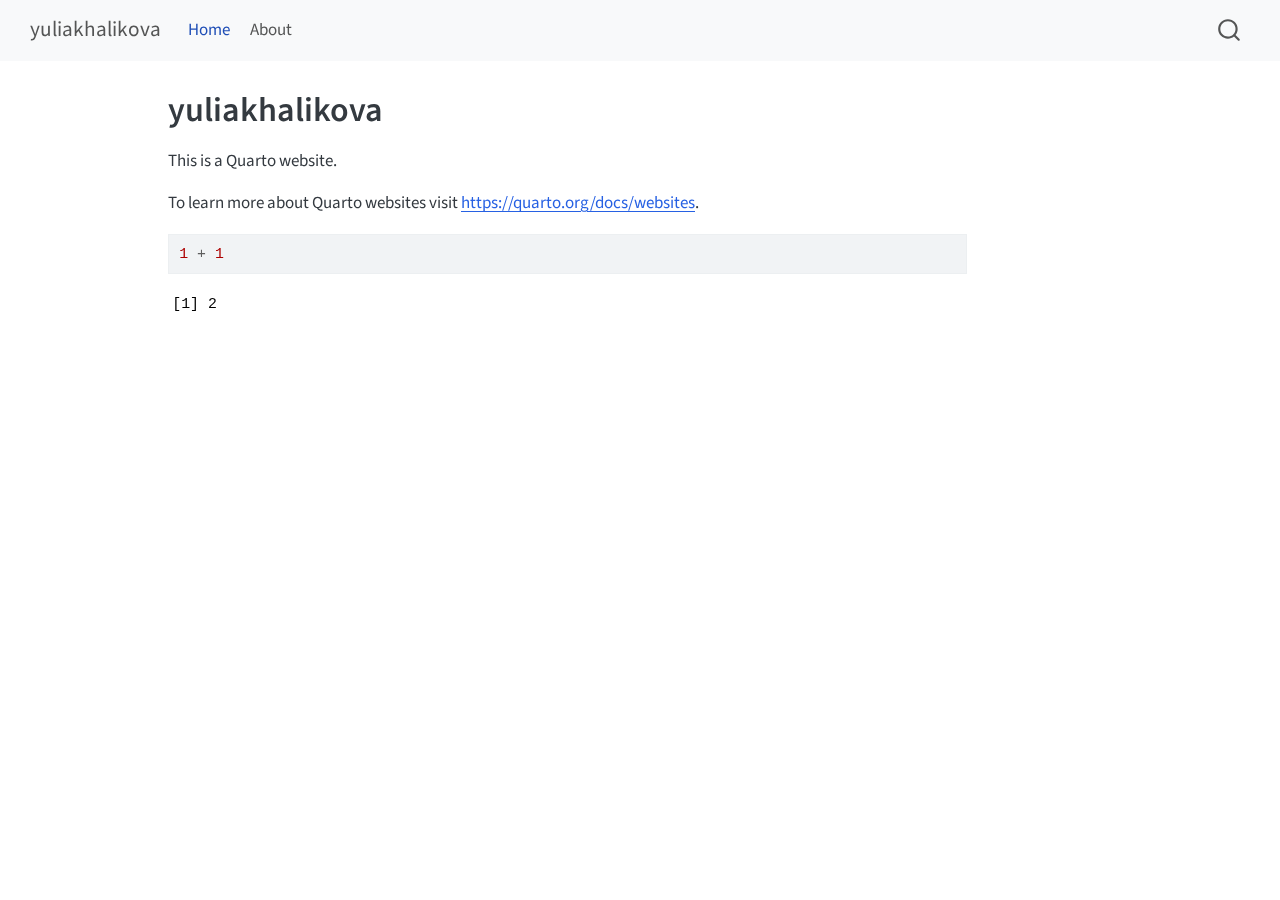
<file: _site/index.html>
<!DOCTYPE html>
<html xmlns="http://www.w3.org/1999/xhtml" lang="en" xml:lang="en"><head>

<meta charset="utf-8">
<meta name="generator" content="quarto-1.6.42">

<meta name="viewport" content="width=device-width, initial-scale=1.0, user-scalable=yes">


<title>yuliakhalikova</title>
<style>
code{white-space: pre-wrap;}
span.smallcaps{font-variant: small-caps;}
div.columns{display: flex; gap: min(4vw, 1.5em);}
div.column{flex: auto; overflow-x: auto;}
div.hanging-indent{margin-left: 1.5em; text-indent: -1.5em;}
ul.task-list{list-style: none;}
ul.task-list li input[type="checkbox"] {
  width: 0.8em;
  margin: 0 0.8em 0.2em -1em; /* quarto-specific, see https://github.com/quarto-dev/quarto-cli/issues/4556 */ 
  vertical-align: middle;
}
/* CSS for syntax highlighting */
pre > code.sourceCode { white-space: pre; position: relative; }
pre > code.sourceCode > span { line-height: 1.25; }
pre > code.sourceCode > span:empty { height: 1.2em; }
.sourceCode { overflow: visible; }
code.sourceCode > span { color: inherit; text-decoration: inherit; }
div.sourceCode { margin: 1em 0; }
pre.sourceCode { margin: 0; }
@media screen {
div.sourceCode { overflow: auto; }
}
@media print {
pre > code.sourceCode { white-space: pre-wrap; }
pre > code.sourceCode > span { display: inline-block; text-indent: -5em; padding-left: 5em; }
}
pre.numberSource code
  { counter-reset: source-line 0; }
pre.numberSource code > span
  { position: relative; left: -4em; counter-increment: source-line; }
pre.numberSource code > span > a:first-child::before
  { content: counter(source-line);
    position: relative; left: -1em; text-align: right; vertical-align: baseline;
    border: none; display: inline-block;
    -webkit-touch-callout: none; -webkit-user-select: none;
    -khtml-user-select: none; -moz-user-select: none;
    -ms-user-select: none; user-select: none;
    padding: 0 4px; width: 4em;
  }
pre.numberSource { margin-left: 3em;  padding-left: 4px; }
div.sourceCode
  {   }
@media screen {
pre > code.sourceCode > span > a:first-child::before { text-decoration: underline; }
}
</style>


<script src="site_libs/quarto-nav/quarto-nav.js"></script>
<script src="site_libs/quarto-nav/headroom.min.js"></script>
<script src="site_libs/clipboard/clipboard.min.js"></script>
<script src="site_libs/quarto-search/autocomplete.umd.js"></script>
<script src="site_libs/quarto-search/fuse.min.js"></script>
<script src="site_libs/quarto-search/quarto-search.js"></script>
<meta name="quarto:offset" content="./">
<script src="site_libs/quarto-html/quarto.js"></script>
<script src="site_libs/quarto-html/popper.min.js"></script>
<script src="site_libs/quarto-html/tippy.umd.min.js"></script>
<script src="site_libs/quarto-html/anchor.min.js"></script>
<link href="site_libs/quarto-html/tippy.css" rel="stylesheet">
<link href="site_libs/quarto-html/quarto-syntax-highlighting-2f5df379a58b258e96c21c0638c20c03.css" rel="stylesheet" id="quarto-text-highlighting-styles">
<script src="site_libs/bootstrap/bootstrap.min.js"></script>
<link href="site_libs/bootstrap/bootstrap-icons.css" rel="stylesheet">
<link href="site_libs/bootstrap/bootstrap-6bd9cfa162949bde0a231f530c97869d.min.css" rel="stylesheet" append-hash="true" id="quarto-bootstrap" data-mode="light">
<script id="quarto-search-options" type="application/json">{
  "location": "navbar",
  "copy-button": false,
  "collapse-after": 3,
  "panel-placement": "end",
  "type": "overlay",
  "limit": 50,
  "keyboard-shortcut": [
    "f",
    "/",
    "s"
  ],
  "show-item-context": false,
  "language": {
    "search-no-results-text": "No results",
    "search-matching-documents-text": "matching documents",
    "search-copy-link-title": "Copy link to search",
    "search-hide-matches-text": "Hide additional matches",
    "search-more-match-text": "more match in this document",
    "search-more-matches-text": "more matches in this document",
    "search-clear-button-title": "Clear",
    "search-text-placeholder": "",
    "search-detached-cancel-button-title": "Cancel",
    "search-submit-button-title": "Submit",
    "search-label": "Search"
  }
}</script>


<link rel="stylesheet" href="styles.css">
</head>

<body class="nav-fixed">

<div id="quarto-search-results"></div>
  <header id="quarto-header" class="headroom fixed-top">
    <nav class="navbar navbar-expand-lg " data-bs-theme="dark">
      <div class="navbar-container container-fluid">
      <div class="navbar-brand-container mx-auto">
    <a class="navbar-brand" href="./index.html">
    <span class="navbar-title">yuliakhalikova</span>
    </a>
  </div>
            <div id="quarto-search" class="" title="Search"></div>
          <button class="navbar-toggler" type="button" data-bs-toggle="collapse" data-bs-target="#navbarCollapse" aria-controls="navbarCollapse" role="menu" aria-expanded="false" aria-label="Toggle navigation" onclick="if (window.quartoToggleHeadroom) { window.quartoToggleHeadroom(); }">
  <span class="navbar-toggler-icon"></span>
</button>
          <div class="collapse navbar-collapse" id="navbarCollapse">
            <ul class="navbar-nav navbar-nav-scroll me-auto">
  <li class="nav-item">
    <a class="nav-link active" href="./index.html" aria-current="page"> 
<span class="menu-text">Home</span></a>
  </li>  
  <li class="nav-item">
    <a class="nav-link" href="./about.html"> 
<span class="menu-text">About</span></a>
  </li>  
</ul>
          </div> <!-- /navcollapse -->
            <div class="quarto-navbar-tools">
</div>
      </div> <!-- /container-fluid -->
    </nav>
</header>
<!-- content -->
<div id="quarto-content" class="quarto-container page-columns page-rows-contents page-layout-article page-navbar">
<!-- sidebar -->
<!-- margin-sidebar -->
    <div id="quarto-margin-sidebar" class="sidebar margin-sidebar zindex-bottom">
        
    </div>
<!-- main -->
<main class="content" id="quarto-document-content">

<header id="title-block-header" class="quarto-title-block default">
<div class="quarto-title">
<h1 class="title">yuliakhalikova</h1>
</div>



<div class="quarto-title-meta">

    
  
    
  </div>
  


</header>


<p>This is a Quarto website.</p>
<p>To learn more about Quarto websites visit <a href="https://quarto.org/docs/websites" class="uri">https://quarto.org/docs/websites</a>.</p>
<div class="cell">
<div class="sourceCode cell-code" id="cb1"><pre class="sourceCode r code-with-copy"><code class="sourceCode r"><span id="cb1-1"><a href="#cb1-1" aria-hidden="true" tabindex="-1"></a><span class="dv">1</span> <span class="sc">+</span> <span class="dv">1</span></span></code><button title="Copy to Clipboard" class="code-copy-button"><i class="bi"></i></button></pre></div>
<div class="cell-output cell-output-stdout">
<pre><code>[1] 2</code></pre>
</div>
</div>



</main> <!-- /main -->
<script id="quarto-html-after-body" type="application/javascript">
window.document.addEventListener("DOMContentLoaded", function (event) {
  const toggleBodyColorMode = (bsSheetEl) => {
    const mode = bsSheetEl.getAttribute("data-mode");
    const bodyEl = window.document.querySelector("body");
    if (mode === "dark") {
      bodyEl.classList.add("quarto-dark");
      bodyEl.classList.remove("quarto-light");
    } else {
      bodyEl.classList.add("quarto-light");
      bodyEl.classList.remove("quarto-dark");
    }
  }
  const toggleBodyColorPrimary = () => {
    const bsSheetEl = window.document.querySelector("link#quarto-bootstrap");
    if (bsSheetEl) {
      toggleBodyColorMode(bsSheetEl);
    }
  }
  toggleBodyColorPrimary();  
  const icon = "";
  const anchorJS = new window.AnchorJS();
  anchorJS.options = {
    placement: 'right',
    icon: icon
  };
  anchorJS.add('.anchored');
  const isCodeAnnotation = (el) => {
    for (const clz of el.classList) {
      if (clz.startsWith('code-annotation-')) {                     
        return true;
      }
    }
    return false;
  }
  const onCopySuccess = function(e) {
    // button target
    const button = e.trigger;
    // don't keep focus
    button.blur();
    // flash "checked"
    button.classList.add('code-copy-button-checked');
    var currentTitle = button.getAttribute("title");
    button.setAttribute("title", "Copied!");
    let tooltip;
    if (window.bootstrap) {
      button.setAttribute("data-bs-toggle", "tooltip");
      button.setAttribute("data-bs-placement", "left");
      button.setAttribute("data-bs-title", "Copied!");
      tooltip = new bootstrap.Tooltip(button, 
        { trigger: "manual", 
          customClass: "code-copy-button-tooltip",
          offset: [0, -8]});
      tooltip.show();    
    }
    setTimeout(function() {
      if (tooltip) {
        tooltip.hide();
        button.removeAttribute("data-bs-title");
        button.removeAttribute("data-bs-toggle");
        button.removeAttribute("data-bs-placement");
      }
      button.setAttribute("title", currentTitle);
      button.classList.remove('code-copy-button-checked');
    }, 1000);
    // clear code selection
    e.clearSelection();
  }
  const getTextToCopy = function(trigger) {
      const codeEl = trigger.previousElementSibling.cloneNode(true);
      for (const childEl of codeEl.children) {
        if (isCodeAnnotation(childEl)) {
          childEl.remove();
        }
      }
      return codeEl.innerText;
  }
  const clipboard = new window.ClipboardJS('.code-copy-button:not([data-in-quarto-modal])', {
    text: getTextToCopy
  });
  clipboard.on('success', onCopySuccess);
  if (window.document.getElementById('quarto-embedded-source-code-modal')) {
    const clipboardModal = new window.ClipboardJS('.code-copy-button[data-in-quarto-modal]', {
      text: getTextToCopy,
      container: window.document.getElementById('quarto-embedded-source-code-modal')
    });
    clipboardModal.on('success', onCopySuccess);
  }
    var localhostRegex = new RegExp(/^(?:http|https):\/\/localhost\:?[0-9]*\//);
    var mailtoRegex = new RegExp(/^mailto:/);
      var filterRegex = new RegExp('/' + window.location.host + '/');
    var isInternal = (href) => {
        return filterRegex.test(href) || localhostRegex.test(href) || mailtoRegex.test(href);
    }
    // Inspect non-navigation links and adorn them if external
 	var links = window.document.querySelectorAll('a[href]:not(.nav-link):not(.navbar-brand):not(.toc-action):not(.sidebar-link):not(.sidebar-item-toggle):not(.pagination-link):not(.no-external):not([aria-hidden]):not(.dropdown-item):not(.quarto-navigation-tool):not(.about-link)');
    for (var i=0; i<links.length; i++) {
      const link = links[i];
      if (!isInternal(link.href)) {
        // undo the damage that might have been done by quarto-nav.js in the case of
        // links that we want to consider external
        if (link.dataset.originalHref !== undefined) {
          link.href = link.dataset.originalHref;
        }
      }
    }
  function tippyHover(el, contentFn, onTriggerFn, onUntriggerFn) {
    const config = {
      allowHTML: true,
      maxWidth: 500,
      delay: 100,
      arrow: false,
      appendTo: function(el) {
          return el.parentElement;
      },
      interactive: true,
      interactiveBorder: 10,
      theme: 'quarto',
      placement: 'bottom-start',
    };
    if (contentFn) {
      config.content = contentFn;
    }
    if (onTriggerFn) {
      config.onTrigger = onTriggerFn;
    }
    if (onUntriggerFn) {
      config.onUntrigger = onUntriggerFn;
    }
    window.tippy(el, config); 
  }
  const noterefs = window.document.querySelectorAll('a[role="doc-noteref"]');
  for (var i=0; i<noterefs.length; i++) {
    const ref = noterefs[i];
    tippyHover(ref, function() {
      // use id or data attribute instead here
      let href = ref.getAttribute('data-footnote-href') || ref.getAttribute('href');
      try { href = new URL(href).hash; } catch {}
      const id = href.replace(/^#\/?/, "");
      const note = window.document.getElementById(id);
      if (note) {
        return note.innerHTML;
      } else {
        return "";
      }
    });
  }
  const xrefs = window.document.querySelectorAll('a.quarto-xref');
  const processXRef = (id, note) => {
    // Strip column container classes
    const stripColumnClz = (el) => {
      el.classList.remove("page-full", "page-columns");
      if (el.children) {
        for (const child of el.children) {
          stripColumnClz(child);
        }
      }
    }
    stripColumnClz(note)
    if (id === null || id.startsWith('sec-')) {
      // Special case sections, only their first couple elements
      const container = document.createElement("div");
      if (note.children && note.children.length > 2) {
        container.appendChild(note.children[0].cloneNode(true));
        for (let i = 1; i < note.children.length; i++) {
          const child = note.children[i];
          if (child.tagName === "P" && child.innerText === "") {
            continue;
          } else {
            container.appendChild(child.cloneNode(true));
            break;
          }
        }
        if (window.Quarto?.typesetMath) {
          window.Quarto.typesetMath(container);
        }
        return container.innerHTML
      } else {
        if (window.Quarto?.typesetMath) {
          window.Quarto.typesetMath(note);
        }
        return note.innerHTML;
      }
    } else {
      // Remove any anchor links if they are present
      const anchorLink = note.querySelector('a.anchorjs-link');
      if (anchorLink) {
        anchorLink.remove();
      }
      if (window.Quarto?.typesetMath) {
        window.Quarto.typesetMath(note);
      }
      if (note.classList.contains("callout")) {
        return note.outerHTML;
      } else {
        return note.innerHTML;
      }
    }
  }
  for (var i=0; i<xrefs.length; i++) {
    const xref = xrefs[i];
    tippyHover(xref, undefined, function(instance) {
      instance.disable();
      let url = xref.getAttribute('href');
      let hash = undefined; 
      if (url.startsWith('#')) {
        hash = url;
      } else {
        try { hash = new URL(url).hash; } catch {}
      }
      if (hash) {
        const id = hash.replace(/^#\/?/, "");
        const note = window.document.getElementById(id);
        if (note !== null) {
          try {
            const html = processXRef(id, note.cloneNode(true));
            instance.setContent(html);
          } finally {
            instance.enable();
            instance.show();
          }
        } else {
          // See if we can fetch this
          fetch(url.split('#')[0])
          .then(res => res.text())
          .then(html => {
            const parser = new DOMParser();
            const htmlDoc = parser.parseFromString(html, "text/html");
            const note = htmlDoc.getElementById(id);
            if (note !== null) {
              const html = processXRef(id, note);
              instance.setContent(html);
            } 
          }).finally(() => {
            instance.enable();
            instance.show();
          });
        }
      } else {
        // See if we can fetch a full url (with no hash to target)
        // This is a special case and we should probably do some content thinning / targeting
        fetch(url)
        .then(res => res.text())
        .then(html => {
          const parser = new DOMParser();
          const htmlDoc = parser.parseFromString(html, "text/html");
          const note = htmlDoc.querySelector('main.content');
          if (note !== null) {
            // This should only happen for chapter cross references
            // (since there is no id in the URL)
            // remove the first header
            if (note.children.length > 0 && note.children[0].tagName === "HEADER") {
              note.children[0].remove();
            }
            const html = processXRef(null, note);
            instance.setContent(html);
          } 
        }).finally(() => {
          instance.enable();
          instance.show();
        });
      }
    }, function(instance) {
    });
  }
      let selectedAnnoteEl;
      const selectorForAnnotation = ( cell, annotation) => {
        let cellAttr = 'data-code-cell="' + cell + '"';
        let lineAttr = 'data-code-annotation="' +  annotation + '"';
        const selector = 'span[' + cellAttr + '][' + lineAttr + ']';
        return selector;
      }
      const selectCodeLines = (annoteEl) => {
        const doc = window.document;
        const targetCell = annoteEl.getAttribute("data-target-cell");
        const targetAnnotation = annoteEl.getAttribute("data-target-annotation");
        const annoteSpan = window.document.querySelector(selectorForAnnotation(targetCell, targetAnnotation));
        const lines = annoteSpan.getAttribute("data-code-lines").split(",");
        const lineIds = lines.map((line) => {
          return targetCell + "-" + line;
        })
        let top = null;
        let height = null;
        let parent = null;
        if (lineIds.length > 0) {
            //compute the position of the single el (top and bottom and make a div)
            const el = window.document.getElementById(lineIds[0]);
            top = el.offsetTop;
            height = el.offsetHeight;
            parent = el.parentElement.parentElement;
          if (lineIds.length > 1) {
            const lastEl = window.document.getElementById(lineIds[lineIds.length - 1]);
            const bottom = lastEl.offsetTop + lastEl.offsetHeight;
            height = bottom - top;
          }
          if (top !== null && height !== null && parent !== null) {
            // cook up a div (if necessary) and position it 
            let div = window.document.getElementById("code-annotation-line-highlight");
            if (div === null) {
              div = window.document.createElement("div");
              div.setAttribute("id", "code-annotation-line-highlight");
              div.style.position = 'absolute';
              parent.appendChild(div);
            }
            div.style.top = top - 2 + "px";
            div.style.height = height + 4 + "px";
            div.style.left = 0;
            let gutterDiv = window.document.getElementById("code-annotation-line-highlight-gutter");
            if (gutterDiv === null) {
              gutterDiv = window.document.createElement("div");
              gutterDiv.setAttribute("id", "code-annotation-line-highlight-gutter");
              gutterDiv.style.position = 'absolute';
              const codeCell = window.document.getElementById(targetCell);
              const gutter = codeCell.querySelector('.code-annotation-gutter');
              gutter.appendChild(gutterDiv);
            }
            gutterDiv.style.top = top - 2 + "px";
            gutterDiv.style.height = height + 4 + "px";
          }
          selectedAnnoteEl = annoteEl;
        }
      };
      const unselectCodeLines = () => {
        const elementsIds = ["code-annotation-line-highlight", "code-annotation-line-highlight-gutter"];
        elementsIds.forEach((elId) => {
          const div = window.document.getElementById(elId);
          if (div) {
            div.remove();
          }
        });
        selectedAnnoteEl = undefined;
      };
        // Handle positioning of the toggle
    window.addEventListener(
      "resize",
      throttle(() => {
        elRect = undefined;
        if (selectedAnnoteEl) {
          selectCodeLines(selectedAnnoteEl);
        }
      }, 10)
    );
    function throttle(fn, ms) {
    let throttle = false;
    let timer;
      return (...args) => {
        if(!throttle) { // first call gets through
            fn.apply(this, args);
            throttle = true;
        } else { // all the others get throttled
            if(timer) clearTimeout(timer); // cancel #2
            timer = setTimeout(() => {
              fn.apply(this, args);
              timer = throttle = false;
            }, ms);
        }
      };
    }
      // Attach click handler to the DT
      const annoteDls = window.document.querySelectorAll('dt[data-target-cell]');
      for (const annoteDlNode of annoteDls) {
        annoteDlNode.addEventListener('click', (event) => {
          const clickedEl = event.target;
          if (clickedEl !== selectedAnnoteEl) {
            unselectCodeLines();
            const activeEl = window.document.querySelector('dt[data-target-cell].code-annotation-active');
            if (activeEl) {
              activeEl.classList.remove('code-annotation-active');
            }
            selectCodeLines(clickedEl);
            clickedEl.classList.add('code-annotation-active');
          } else {
            // Unselect the line
            unselectCodeLines();
            clickedEl.classList.remove('code-annotation-active');
          }
        });
      }
  const findCites = (el) => {
    const parentEl = el.parentElement;
    if (parentEl) {
      const cites = parentEl.dataset.cites;
      if (cites) {
        return {
          el,
          cites: cites.split(' ')
        };
      } else {
        return findCites(el.parentElement)
      }
    } else {
      return undefined;
    }
  };
  var bibliorefs = window.document.querySelectorAll('a[role="doc-biblioref"]');
  for (var i=0; i<bibliorefs.length; i++) {
    const ref = bibliorefs[i];
    const citeInfo = findCites(ref);
    if (citeInfo) {
      tippyHover(citeInfo.el, function() {
        var popup = window.document.createElement('div');
        citeInfo.cites.forEach(function(cite) {
          var citeDiv = window.document.createElement('div');
          citeDiv.classList.add('hanging-indent');
          citeDiv.classList.add('csl-entry');
          var biblioDiv = window.document.getElementById('ref-' + cite);
          if (biblioDiv) {
            citeDiv.innerHTML = biblioDiv.innerHTML;
          }
          popup.appendChild(citeDiv);
        });
        return popup.innerHTML;
      });
    }
  }
});
</script>
</div> <!-- /content -->




</body></html>
</file>
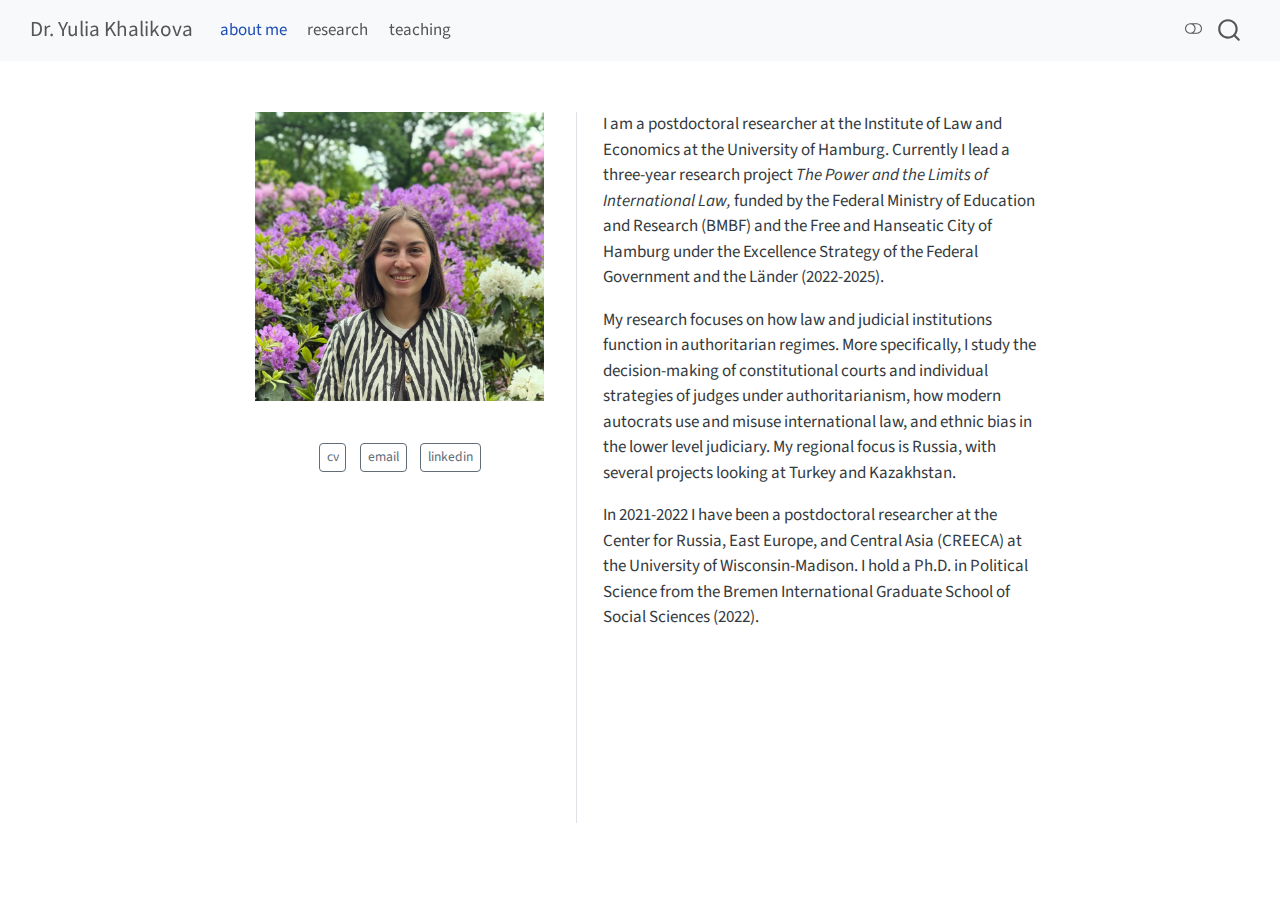
<file: docs/index.html>
<!DOCTYPE html>
<html xmlns="http://www.w3.org/1999/xhtml" lang="en" xml:lang="en"><head>

<meta charset="utf-8">
<meta name="generator" content="quarto-1.6.42">

<meta name="viewport" content="width=device-width, initial-scale=1.0, user-scalable=yes">


<title>Dr.&nbsp;Yulia Khalikova</title>
<style>
code{white-space: pre-wrap;}
span.smallcaps{font-variant: small-caps;}
div.columns{display: flex; gap: min(4vw, 1.5em);}
div.column{flex: auto; overflow-x: auto;}
div.hanging-indent{margin-left: 1.5em; text-indent: -1.5em;}
ul.task-list{list-style: none;}
ul.task-list li input[type="checkbox"] {
  width: 0.8em;
  margin: 0 0.8em 0.2em -1em; /* quarto-specific, see https://github.com/quarto-dev/quarto-cli/issues/4556 */ 
  vertical-align: middle;
}
</style>


<script src="site_libs/quarto-nav/quarto-nav.js"></script>
<script src="site_libs/quarto-nav/headroom.min.js"></script>
<script src="site_libs/clipboard/clipboard.min.js"></script>
<script src="site_libs/quarto-search/autocomplete.umd.js"></script>
<script src="site_libs/quarto-search/fuse.min.js"></script>
<script src="site_libs/quarto-search/quarto-search.js"></script>
<meta name="quarto:offset" content="./">
<script src="site_libs/quarto-html/quarto.js"></script>
<script src="site_libs/quarto-html/popper.min.js"></script>
<script src="site_libs/quarto-html/tippy.umd.min.js"></script>
<link href="site_libs/quarto-html/tippy.css" rel="stylesheet">
<link href="site_libs/quarto-html/quarto-syntax-highlighting-2f5df379a58b258e96c21c0638c20c03.css" rel="stylesheet" class="quarto-color-scheme" id="quarto-text-highlighting-styles">
<link href="site_libs/quarto-html/quarto-syntax-highlighting-dark-b53751a350365c71b6c909e95f209ed1.css" rel="prefetch" class="quarto-color-scheme quarto-color-alternate" id="quarto-text-highlighting-styles">
<script src="site_libs/bootstrap/bootstrap.min.js"></script>
<link href="site_libs/bootstrap/bootstrap-icons.css" rel="stylesheet">
<link href="site_libs/bootstrap/bootstrap-6bd9cfa162949bde0a231f530c97869d.min.css" rel="stylesheet" append-hash="true" class="quarto-color-scheme" id="quarto-bootstrap" data-mode="light">
<link href="site_libs/bootstrap/bootstrap-dark-bd21be224d3c18e074efcd5cf41426bc.min.css" rel="prefetch" append-hash="true" class="quarto-color-scheme quarto-color-alternate" id="quarto-bootstrap" data-mode="dark">
<script id="quarto-search-options" type="application/json">{
  "location": "navbar",
  "copy-button": false,
  "collapse-after": 3,
  "panel-placement": "end",
  "type": "overlay",
  "limit": 50,
  "keyboard-shortcut": [
    "f",
    "/",
    "s"
  ],
  "show-item-context": false,
  "language": {
    "search-no-results-text": "No results",
    "search-matching-documents-text": "matching documents",
    "search-copy-link-title": "Copy link to search",
    "search-hide-matches-text": "Hide additional matches",
    "search-more-match-text": "more match in this document",
    "search-more-matches-text": "more matches in this document",
    "search-clear-button-title": "Clear",
    "search-text-placeholder": "",
    "search-detached-cancel-button-title": "Cancel",
    "search-submit-button-title": "Submit",
    "search-label": "Search"
  }
}</script>


<link rel="stylesheet" href="styles.css">
</head>

<body class="nav-fixed fullcontent">

<div id="quarto-search-results"></div>
  <header id="quarto-header" class="headroom fixed-top">
    <nav class="navbar navbar-expand-lg " data-bs-theme="dark">
      <div class="navbar-container container-fluid">
      <div class="navbar-brand-container mx-auto">
    <a class="navbar-brand" href="./index.html">
    <span class="navbar-title">Dr.&nbsp;Yulia Khalikova</span>
    </a>
  </div>
            <div id="quarto-search" class="" title="Search"></div>
          <button class="navbar-toggler" type="button" data-bs-toggle="collapse" data-bs-target="#navbarCollapse" aria-controls="navbarCollapse" role="menu" aria-expanded="false" aria-label="Toggle navigation" onclick="if (window.quartoToggleHeadroom) { window.quartoToggleHeadroom(); }">
  <span class="navbar-toggler-icon"></span>
</button>
          <div class="collapse navbar-collapse" id="navbarCollapse">
            <ul class="navbar-nav navbar-nav-scroll me-auto">
  <li class="nav-item">
    <a class="nav-link active" href="./index.html" aria-current="page"> 
<span class="menu-text">about me</span></a>
  </li>  
  <li class="nav-item">
    <a class="nav-link" href="./research.html"> 
<span class="menu-text">research</span></a>
  </li>  
  <li class="nav-item">
    <a class="nav-link" href="./teaching.html"> 
<span class="menu-text">teaching</span></a>
  </li>  
</ul>
          </div> <!-- /navcollapse -->
            <div class="quarto-navbar-tools">
  <a href="" class="quarto-color-scheme-toggle quarto-navigation-tool  px-1" onclick="window.quartoToggleColorScheme(); return false;" title="Toggle dark mode"><i class="bi"></i></a>
</div>
      </div> <!-- /container-fluid -->
    </nav>
</header>
<!-- content -->
<div id="quarto-content" class="quarto-container page-columns page-rows-contents page-layout-article page-navbar">
<!-- sidebar -->
<!-- margin-sidebar -->
    
<!-- main -->
<div class="quarto-about-trestles">
  <div class="about-entity">
    <img src="photo2.HEIC" class="about-image
  rectangle " style="width: 17em;">
<header id="title-block-header" class="quarto-title-block"></header>
    <div class="about-links">
  <a href="https://www.dropbox.com/scl/fi/m11ehou0namquhfzjf0sm/cv_july2025.pdf?rlkey=bq46jeg1m8i06vrys621ppu7d&amp;st=y7hg5e03&amp;dl=0" class="about-link" rel="" target="">
     <span class="about-link-text">cv</span>
  </a>
  <a href="mailto:khalikovayuliya@gmail.com" class="about-link" rel="" target="">
     <span class="about-link-text">email</span>
  </a>
  <a href="https://www.linkedin.com/in/khalikovayu" class="about-link" rel="" target="">
     <span class="about-link-text">linkedin</span>
  </a>
</div>
  </div>
  <div class="about-contents"><main class="content" id="quarto-document-content">
<p>I am a postdoctoral researcher at the Institute of Law and Economics at the University of Hamburg. Currently I lead a three-year research project <em>The Power and the Limits of International Law,</em> funded by the Federal Ministry of Education and Research (BMBF) and the Free and Hanseatic City of Hamburg under the Excellence Strategy of the Federal Government and the Länder (2022-2025).</p>
<p>My research focuses on how law and judicial institutions function in authoritarian regimes. More specifically, I study the decision-making of constitutional courts and individual strategies of judges under authoritarianism, how modern autocrats use and misuse international law, and ethnic bias in the lower level judiciary. My regional focus is Russia, with several projects looking at Turkey and Kazakhstan.</p>
<p>In 2021-2022 I have been a postdoctoral researcher at the Center for Russia, East Europe, and Central Asia (CREECA) at the University of Wisconsin-Madison. I hold a Ph.D.&nbsp;in Political Science from the Bremen International Graduate School of Social Sciences (2022).</p>


</main></div>
</div>
 <!-- /main -->
<script id="quarto-html-after-body" type="application/javascript">
window.document.addEventListener("DOMContentLoaded", function (event) {
  const toggleBodyColorMode = (bsSheetEl) => {
    const mode = bsSheetEl.getAttribute("data-mode");
    const bodyEl = window.document.querySelector("body");
    if (mode === "dark") {
      bodyEl.classList.add("quarto-dark");
      bodyEl.classList.remove("quarto-light");
    } else {
      bodyEl.classList.add("quarto-light");
      bodyEl.classList.remove("quarto-dark");
    }
  }
  const toggleBodyColorPrimary = () => {
    const bsSheetEl = window.document.querySelector("link#quarto-bootstrap");
    if (bsSheetEl) {
      toggleBodyColorMode(bsSheetEl);
    }
  }
  toggleBodyColorPrimary();  
  const disableStylesheet = (stylesheets) => {
    for (let i=0; i < stylesheets.length; i++) {
      const stylesheet = stylesheets[i];
      stylesheet.rel = 'prefetch';
    }
  }
  const enableStylesheet = (stylesheets) => {
    for (let i=0; i < stylesheets.length; i++) {
      const stylesheet = stylesheets[i];
      stylesheet.rel = 'stylesheet';
    }
  }
  const manageTransitions = (selector, allowTransitions) => {
    const els = window.document.querySelectorAll(selector);
    for (let i=0; i < els.length; i++) {
      const el = els[i];
      if (allowTransitions) {
        el.classList.remove('notransition');
      } else {
        el.classList.add('notransition');
      }
    }
  }
  const toggleGiscusIfUsed = (isAlternate, darkModeDefault) => {
    const baseTheme = document.querySelector('#giscus-base-theme')?.value ?? 'light';
    const alternateTheme = document.querySelector('#giscus-alt-theme')?.value ?? 'dark';
    let newTheme = '';
    if(darkModeDefault) {
      newTheme = isAlternate ? baseTheme : alternateTheme;
    } else {
      newTheme = isAlternate ? alternateTheme : baseTheme;
    }
    const changeGiscusTheme = () => {
      // From: https://github.com/giscus/giscus/issues/336
      const sendMessage = (message) => {
        const iframe = document.querySelector('iframe.giscus-frame');
        if (!iframe) return;
        iframe.contentWindow.postMessage({ giscus: message }, 'https://giscus.app');
      }
      sendMessage({
        setConfig: {
          theme: newTheme
        }
      });
    }
    const isGiscussLoaded = window.document.querySelector('iframe.giscus-frame') !== null;
    if (isGiscussLoaded) {
      changeGiscusTheme();
    }
  }
  const toggleColorMode = (alternate) => {
    // Switch the stylesheets
    const alternateStylesheets = window.document.querySelectorAll('link.quarto-color-scheme.quarto-color-alternate');
    manageTransitions('#quarto-margin-sidebar .nav-link', false);
    if (alternate) {
      enableStylesheet(alternateStylesheets);
      for (const sheetNode of alternateStylesheets) {
        if (sheetNode.id === "quarto-bootstrap") {
          toggleBodyColorMode(sheetNode);
        }
      }
    } else {
      disableStylesheet(alternateStylesheets);
      toggleBodyColorPrimary();
    }
    manageTransitions('#quarto-margin-sidebar .nav-link', true);
    // Switch the toggles
    const toggles = window.document.querySelectorAll('.quarto-color-scheme-toggle');
    for (let i=0; i < toggles.length; i++) {
      const toggle = toggles[i];
      if (toggle) {
        if (alternate) {
          toggle.classList.add("alternate");     
        } else {
          toggle.classList.remove("alternate");
        }
      }
    }
    // Hack to workaround the fact that safari doesn't
    // properly recolor the scrollbar when toggling (#1455)
    if (navigator.userAgent.indexOf('Safari') > 0 && navigator.userAgent.indexOf('Chrome') == -1) {
      manageTransitions("body", false);
      window.scrollTo(0, 1);
      setTimeout(() => {
        window.scrollTo(0, 0);
        manageTransitions("body", true);
      }, 40);  
    }
  }
  const isFileUrl = () => { 
    return window.location.protocol === 'file:';
  }
  const hasAlternateSentinel = () => {  
    let styleSentinel = getColorSchemeSentinel();
    if (styleSentinel !== null) {
      return styleSentinel === "alternate";
    } else {
      return false;
    }
  }
  const setStyleSentinel = (alternate) => {
    const value = alternate ? "alternate" : "default";
    if (!isFileUrl()) {
      window.localStorage.setItem("quarto-color-scheme", value);
    } else {
      localAlternateSentinel = value;
    }
  }
  const getColorSchemeSentinel = () => {
    if (!isFileUrl()) {
      const storageValue = window.localStorage.getItem("quarto-color-scheme");
      return storageValue != null ? storageValue : localAlternateSentinel;
    } else {
      return localAlternateSentinel;
    }
  }
  const darkModeDefault = false;
  let localAlternateSentinel = darkModeDefault ? 'alternate' : 'default';
  // Dark / light mode switch
  window.quartoToggleColorScheme = () => {
    // Read the current dark / light value 
    let toAlternate = !hasAlternateSentinel();
    toggleColorMode(toAlternate);
    setStyleSentinel(toAlternate);
    toggleGiscusIfUsed(toAlternate, darkModeDefault);
  };
  // Ensure there is a toggle, if there isn't float one in the top right
  if (window.document.querySelector('.quarto-color-scheme-toggle') === null) {
    const a = window.document.createElement('a');
    a.classList.add('top-right');
    a.classList.add('quarto-color-scheme-toggle');
    a.href = "";
    a.onclick = function() { try { window.quartoToggleColorScheme(); } catch {} return false; };
    const i = window.document.createElement("i");
    i.classList.add('bi');
    a.appendChild(i);
    window.document.body.appendChild(a);
  }
  // Switch to dark mode if need be
  if (hasAlternateSentinel()) {
    toggleColorMode(true);
  } else {
    toggleColorMode(false);
  }
  const isCodeAnnotation = (el) => {
    for (const clz of el.classList) {
      if (clz.startsWith('code-annotation-')) {                     
        return true;
      }
    }
    return false;
  }
  const onCopySuccess = function(e) {
    // button target
    const button = e.trigger;
    // don't keep focus
    button.blur();
    // flash "checked"
    button.classList.add('code-copy-button-checked');
    var currentTitle = button.getAttribute("title");
    button.setAttribute("title", "Copied!");
    let tooltip;
    if (window.bootstrap) {
      button.setAttribute("data-bs-toggle", "tooltip");
      button.setAttribute("data-bs-placement", "left");
      button.setAttribute("data-bs-title", "Copied!");
      tooltip = new bootstrap.Tooltip(button, 
        { trigger: "manual", 
          customClass: "code-copy-button-tooltip",
          offset: [0, -8]});
      tooltip.show();    
    }
    setTimeout(function() {
      if (tooltip) {
        tooltip.hide();
        button.removeAttribute("data-bs-title");
        button.removeAttribute("data-bs-toggle");
        button.removeAttribute("data-bs-placement");
      }
      button.setAttribute("title", currentTitle);
      button.classList.remove('code-copy-button-checked');
    }, 1000);
    // clear code selection
    e.clearSelection();
  }
  const getTextToCopy = function(trigger) {
      const codeEl = trigger.previousElementSibling.cloneNode(true);
      for (const childEl of codeEl.children) {
        if (isCodeAnnotation(childEl)) {
          childEl.remove();
        }
      }
      return codeEl.innerText;
  }
  const clipboard = new window.ClipboardJS('.code-copy-button:not([data-in-quarto-modal])', {
    text: getTextToCopy
  });
  clipboard.on('success', onCopySuccess);
  if (window.document.getElementById('quarto-embedded-source-code-modal')) {
    const clipboardModal = new window.ClipboardJS('.code-copy-button[data-in-quarto-modal]', {
      text: getTextToCopy,
      container: window.document.getElementById('quarto-embedded-source-code-modal')
    });
    clipboardModal.on('success', onCopySuccess);
  }
    var localhostRegex = new RegExp(/^(?:http|https):\/\/localhost\:?[0-9]*\//);
    var mailtoRegex = new RegExp(/^mailto:/);
      var filterRegex = new RegExp('/' + window.location.host + '/');
    var isInternal = (href) => {
        return filterRegex.test(href) || localhostRegex.test(href) || mailtoRegex.test(href);
    }
    // Inspect non-navigation links and adorn them if external
 	var links = window.document.querySelectorAll('a[href]:not(.nav-link):not(.navbar-brand):not(.toc-action):not(.sidebar-link):not(.sidebar-item-toggle):not(.pagination-link):not(.no-external):not([aria-hidden]):not(.dropdown-item):not(.quarto-navigation-tool):not(.about-link)');
    for (var i=0; i<links.length; i++) {
      const link = links[i];
      if (!isInternal(link.href)) {
        // undo the damage that might have been done by quarto-nav.js in the case of
        // links that we want to consider external
        if (link.dataset.originalHref !== undefined) {
          link.href = link.dataset.originalHref;
        }
      }
    }
  function tippyHover(el, contentFn, onTriggerFn, onUntriggerFn) {
    const config = {
      allowHTML: true,
      maxWidth: 500,
      delay: 100,
      arrow: false,
      appendTo: function(el) {
          return el.parentElement;
      },
      interactive: true,
      interactiveBorder: 10,
      theme: 'quarto',
      placement: 'bottom-start',
    };
    if (contentFn) {
      config.content = contentFn;
    }
    if (onTriggerFn) {
      config.onTrigger = onTriggerFn;
    }
    if (onUntriggerFn) {
      config.onUntrigger = onUntriggerFn;
    }
    window.tippy(el, config); 
  }
  const noterefs = window.document.querySelectorAll('a[role="doc-noteref"]');
  for (var i=0; i<noterefs.length; i++) {
    const ref = noterefs[i];
    tippyHover(ref, function() {
      // use id or data attribute instead here
      let href = ref.getAttribute('data-footnote-href') || ref.getAttribute('href');
      try { href = new URL(href).hash; } catch {}
      const id = href.replace(/^#\/?/, "");
      const note = window.document.getElementById(id);
      if (note) {
        return note.innerHTML;
      } else {
        return "";
      }
    });
  }
  const xrefs = window.document.querySelectorAll('a.quarto-xref');
  const processXRef = (id, note) => {
    // Strip column container classes
    const stripColumnClz = (el) => {
      el.classList.remove("page-full", "page-columns");
      if (el.children) {
        for (const child of el.children) {
          stripColumnClz(child);
        }
      }
    }
    stripColumnClz(note)
    if (id === null || id.startsWith('sec-')) {
      // Special case sections, only their first couple elements
      const container = document.createElement("div");
      if (note.children && note.children.length > 2) {
        container.appendChild(note.children[0].cloneNode(true));
        for (let i = 1; i < note.children.length; i++) {
          const child = note.children[i];
          if (child.tagName === "P" && child.innerText === "") {
            continue;
          } else {
            container.appendChild(child.cloneNode(true));
            break;
          }
        }
        if (window.Quarto?.typesetMath) {
          window.Quarto.typesetMath(container);
        }
        return container.innerHTML
      } else {
        if (window.Quarto?.typesetMath) {
          window.Quarto.typesetMath(note);
        }
        return note.innerHTML;
      }
    } else {
      // Remove any anchor links if they are present
      const anchorLink = note.querySelector('a.anchorjs-link');
      if (anchorLink) {
        anchorLink.remove();
      }
      if (window.Quarto?.typesetMath) {
        window.Quarto.typesetMath(note);
      }
      if (note.classList.contains("callout")) {
        return note.outerHTML;
      } else {
        return note.innerHTML;
      }
    }
  }
  for (var i=0; i<xrefs.length; i++) {
    const xref = xrefs[i];
    tippyHover(xref, undefined, function(instance) {
      instance.disable();
      let url = xref.getAttribute('href');
      let hash = undefined; 
      if (url.startsWith('#')) {
        hash = url;
      } else {
        try { hash = new URL(url).hash; } catch {}
      }
      if (hash) {
        const id = hash.replace(/^#\/?/, "");
        const note = window.document.getElementById(id);
        if (note !== null) {
          try {
            const html = processXRef(id, note.cloneNode(true));
            instance.setContent(html);
          } finally {
            instance.enable();
            instance.show();
          }
        } else {
          // See if we can fetch this
          fetch(url.split('#')[0])
          .then(res => res.text())
          .then(html => {
            const parser = new DOMParser();
            const htmlDoc = parser.parseFromString(html, "text/html");
            const note = htmlDoc.getElementById(id);
            if (note !== null) {
              const html = processXRef(id, note);
              instance.setContent(html);
            } 
          }).finally(() => {
            instance.enable();
            instance.show();
          });
        }
      } else {
        // See if we can fetch a full url (with no hash to target)
        // This is a special case and we should probably do some content thinning / targeting
        fetch(url)
        .then(res => res.text())
        .then(html => {
          const parser = new DOMParser();
          const htmlDoc = parser.parseFromString(html, "text/html");
          const note = htmlDoc.querySelector('main.content');
          if (note !== null) {
            // This should only happen for chapter cross references
            // (since there is no id in the URL)
            // remove the first header
            if (note.children.length > 0 && note.children[0].tagName === "HEADER") {
              note.children[0].remove();
            }
            const html = processXRef(null, note);
            instance.setContent(html);
          } 
        }).finally(() => {
          instance.enable();
          instance.show();
        });
      }
    }, function(instance) {
    });
  }
      let selectedAnnoteEl;
      const selectorForAnnotation = ( cell, annotation) => {
        let cellAttr = 'data-code-cell="' + cell + '"';
        let lineAttr = 'data-code-annotation="' +  annotation + '"';
        const selector = 'span[' + cellAttr + '][' + lineAttr + ']';
        return selector;
      }
      const selectCodeLines = (annoteEl) => {
        const doc = window.document;
        const targetCell = annoteEl.getAttribute("data-target-cell");
        const targetAnnotation = annoteEl.getAttribute("data-target-annotation");
        const annoteSpan = window.document.querySelector(selectorForAnnotation(targetCell, targetAnnotation));
        const lines = annoteSpan.getAttribute("data-code-lines").split(",");
        const lineIds = lines.map((line) => {
          return targetCell + "-" + line;
        })
        let top = null;
        let height = null;
        let parent = null;
        if (lineIds.length > 0) {
            //compute the position of the single el (top and bottom and make a div)
            const el = window.document.getElementById(lineIds[0]);
            top = el.offsetTop;
            height = el.offsetHeight;
            parent = el.parentElement.parentElement;
          if (lineIds.length > 1) {
            const lastEl = window.document.getElementById(lineIds[lineIds.length - 1]);
            const bottom = lastEl.offsetTop + lastEl.offsetHeight;
            height = bottom - top;
          }
          if (top !== null && height !== null && parent !== null) {
            // cook up a div (if necessary) and position it 
            let div = window.document.getElementById("code-annotation-line-highlight");
            if (div === null) {
              div = window.document.createElement("div");
              div.setAttribute("id", "code-annotation-line-highlight");
              div.style.position = 'absolute';
              parent.appendChild(div);
            }
            div.style.top = top - 2 + "px";
            div.style.height = height + 4 + "px";
            div.style.left = 0;
            let gutterDiv = window.document.getElementById("code-annotation-line-highlight-gutter");
            if (gutterDiv === null) {
              gutterDiv = window.document.createElement("div");
              gutterDiv.setAttribute("id", "code-annotation-line-highlight-gutter");
              gutterDiv.style.position = 'absolute';
              const codeCell = window.document.getElementById(targetCell);
              const gutter = codeCell.querySelector('.code-annotation-gutter');
              gutter.appendChild(gutterDiv);
            }
            gutterDiv.style.top = top - 2 + "px";
            gutterDiv.style.height = height + 4 + "px";
          }
          selectedAnnoteEl = annoteEl;
        }
      };
      const unselectCodeLines = () => {
        const elementsIds = ["code-annotation-line-highlight", "code-annotation-line-highlight-gutter"];
        elementsIds.forEach((elId) => {
          const div = window.document.getElementById(elId);
          if (div) {
            div.remove();
          }
        });
        selectedAnnoteEl = undefined;
      };
        // Handle positioning of the toggle
    window.addEventListener(
      "resize",
      throttle(() => {
        elRect = undefined;
        if (selectedAnnoteEl) {
          selectCodeLines(selectedAnnoteEl);
        }
      }, 10)
    );
    function throttle(fn, ms) {
    let throttle = false;
    let timer;
      return (...args) => {
        if(!throttle) { // first call gets through
            fn.apply(this, args);
            throttle = true;
        } else { // all the others get throttled
            if(timer) clearTimeout(timer); // cancel #2
            timer = setTimeout(() => {
              fn.apply(this, args);
              timer = throttle = false;
            }, ms);
        }
      };
    }
      // Attach click handler to the DT
      const annoteDls = window.document.querySelectorAll('dt[data-target-cell]');
      for (const annoteDlNode of annoteDls) {
        annoteDlNode.addEventListener('click', (event) => {
          const clickedEl = event.target;
          if (clickedEl !== selectedAnnoteEl) {
            unselectCodeLines();
            const activeEl = window.document.querySelector('dt[data-target-cell].code-annotation-active');
            if (activeEl) {
              activeEl.classList.remove('code-annotation-active');
            }
            selectCodeLines(clickedEl);
            clickedEl.classList.add('code-annotation-active');
          } else {
            // Unselect the line
            unselectCodeLines();
            clickedEl.classList.remove('code-annotation-active');
          }
        });
      }
  const findCites = (el) => {
    const parentEl = el.parentElement;
    if (parentEl) {
      const cites = parentEl.dataset.cites;
      if (cites) {
        return {
          el,
          cites: cites.split(' ')
        };
      } else {
        return findCites(el.parentElement)
      }
    } else {
      return undefined;
    }
  };
  var bibliorefs = window.document.querySelectorAll('a[role="doc-biblioref"]');
  for (var i=0; i<bibliorefs.length; i++) {
    const ref = bibliorefs[i];
    const citeInfo = findCites(ref);
    if (citeInfo) {
      tippyHover(citeInfo.el, function() {
        var popup = window.document.createElement('div');
        citeInfo.cites.forEach(function(cite) {
          var citeDiv = window.document.createElement('div');
          citeDiv.classList.add('hanging-indent');
          citeDiv.classList.add('csl-entry');
          var biblioDiv = window.document.getElementById('ref-' + cite);
          if (biblioDiv) {
            citeDiv.innerHTML = biblioDiv.innerHTML;
          }
          popup.appendChild(citeDiv);
        });
        return popup.innerHTML;
      });
    }
  }
});
</script>
</div> <!-- /content -->




</body></html>
</file>
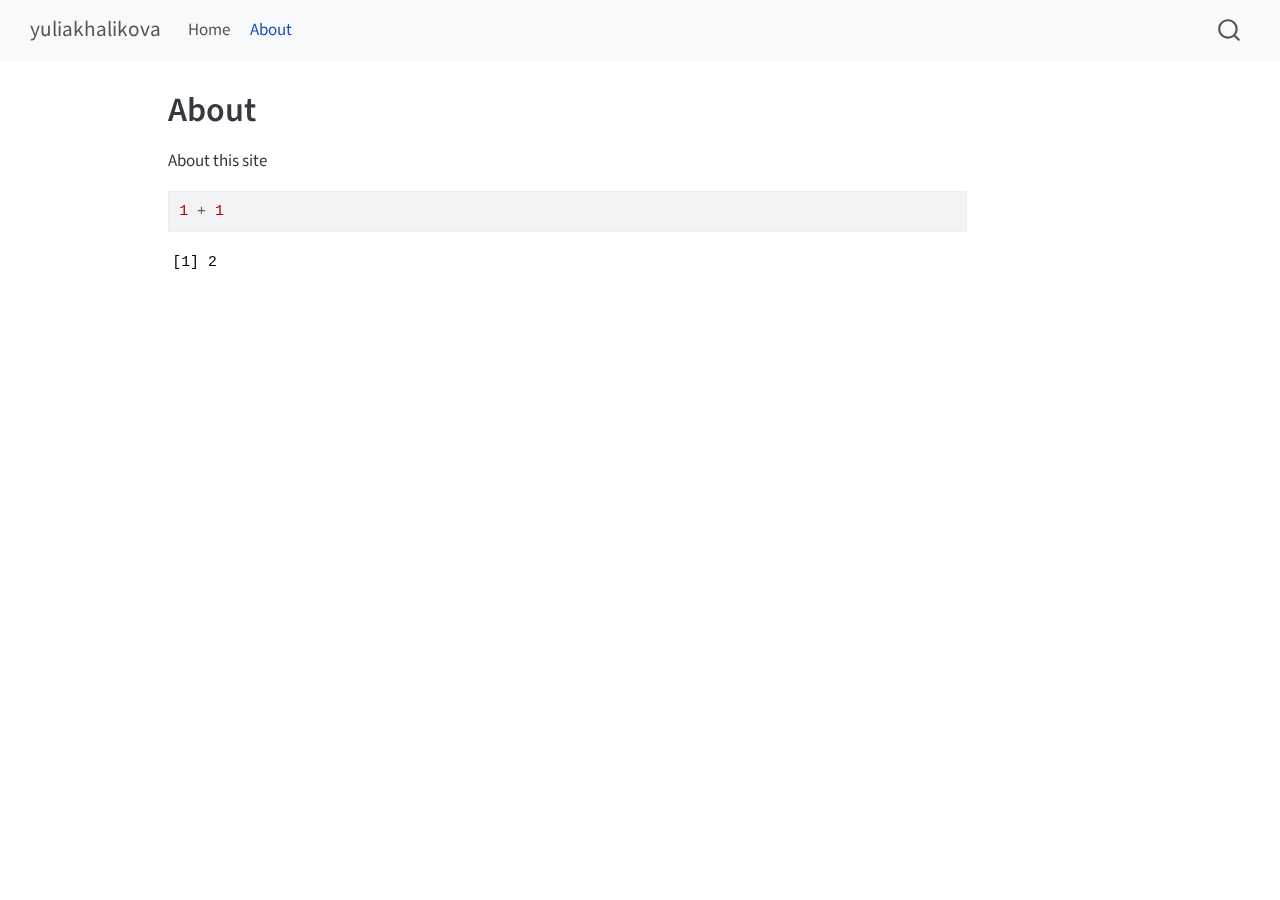
<file: _site/about.html>
<!DOCTYPE html>
<html xmlns="http://www.w3.org/1999/xhtml" lang="en" xml:lang="en"><head>

<meta charset="utf-8">
<meta name="generator" content="quarto-1.6.42">

<meta name="viewport" content="width=device-width, initial-scale=1.0, user-scalable=yes">


<title>About – yuliakhalikova</title>
<style>
code{white-space: pre-wrap;}
span.smallcaps{font-variant: small-caps;}
div.columns{display: flex; gap: min(4vw, 1.5em);}
div.column{flex: auto; overflow-x: auto;}
div.hanging-indent{margin-left: 1.5em; text-indent: -1.5em;}
ul.task-list{list-style: none;}
ul.task-list li input[type="checkbox"] {
  width: 0.8em;
  margin: 0 0.8em 0.2em -1em; /* quarto-specific, see https://github.com/quarto-dev/quarto-cli/issues/4556 */ 
  vertical-align: middle;
}
/* CSS for syntax highlighting */
pre > code.sourceCode { white-space: pre; position: relative; }
pre > code.sourceCode > span { line-height: 1.25; }
pre > code.sourceCode > span:empty { height: 1.2em; }
.sourceCode { overflow: visible; }
code.sourceCode > span { color: inherit; text-decoration: inherit; }
div.sourceCode { margin: 1em 0; }
pre.sourceCode { margin: 0; }
@media screen {
div.sourceCode { overflow: auto; }
}
@media print {
pre > code.sourceCode { white-space: pre-wrap; }
pre > code.sourceCode > span { display: inline-block; text-indent: -5em; padding-left: 5em; }
}
pre.numberSource code
  { counter-reset: source-line 0; }
pre.numberSource code > span
  { position: relative; left: -4em; counter-increment: source-line; }
pre.numberSource code > span > a:first-child::before
  { content: counter(source-line);
    position: relative; left: -1em; text-align: right; vertical-align: baseline;
    border: none; display: inline-block;
    -webkit-touch-callout: none; -webkit-user-select: none;
    -khtml-user-select: none; -moz-user-select: none;
    -ms-user-select: none; user-select: none;
    padding: 0 4px; width: 4em;
  }
pre.numberSource { margin-left: 3em;  padding-left: 4px; }
div.sourceCode
  {   }
@media screen {
pre > code.sourceCode > span > a:first-child::before { text-decoration: underline; }
}
</style>


<script src="site_libs/quarto-nav/quarto-nav.js"></script>
<script src="site_libs/quarto-nav/headroom.min.js"></script>
<script src="site_libs/clipboard/clipboard.min.js"></script>
<script src="site_libs/quarto-search/autocomplete.umd.js"></script>
<script src="site_libs/quarto-search/fuse.min.js"></script>
<script src="site_libs/quarto-search/quarto-search.js"></script>
<meta name="quarto:offset" content="./">
<script src="site_libs/quarto-html/quarto.js"></script>
<script src="site_libs/quarto-html/popper.min.js"></script>
<script src="site_libs/quarto-html/tippy.umd.min.js"></script>
<script src="site_libs/quarto-html/anchor.min.js"></script>
<link href="site_libs/quarto-html/tippy.css" rel="stylesheet">
<link href="site_libs/quarto-html/quarto-syntax-highlighting-2f5df379a58b258e96c21c0638c20c03.css" rel="stylesheet" id="quarto-text-highlighting-styles">
<script src="site_libs/bootstrap/bootstrap.min.js"></script>
<link href="site_libs/bootstrap/bootstrap-icons.css" rel="stylesheet">
<link href="site_libs/bootstrap/bootstrap-6bd9cfa162949bde0a231f530c97869d.min.css" rel="stylesheet" append-hash="true" id="quarto-bootstrap" data-mode="light">
<script id="quarto-search-options" type="application/json">{
  "location": "navbar",
  "copy-button": false,
  "collapse-after": 3,
  "panel-placement": "end",
  "type": "overlay",
  "limit": 50,
  "keyboard-shortcut": [
    "f",
    "/",
    "s"
  ],
  "show-item-context": false,
  "language": {
    "search-no-results-text": "No results",
    "search-matching-documents-text": "matching documents",
    "search-copy-link-title": "Copy link to search",
    "search-hide-matches-text": "Hide additional matches",
    "search-more-match-text": "more match in this document",
    "search-more-matches-text": "more matches in this document",
    "search-clear-button-title": "Clear",
    "search-text-placeholder": "",
    "search-detached-cancel-button-title": "Cancel",
    "search-submit-button-title": "Submit",
    "search-label": "Search"
  }
}</script>


<link rel="stylesheet" href="styles.css">
</head>

<body class="nav-fixed">

<div id="quarto-search-results"></div>
  <header id="quarto-header" class="headroom fixed-top">
    <nav class="navbar navbar-expand-lg " data-bs-theme="dark">
      <div class="navbar-container container-fluid">
      <div class="navbar-brand-container mx-auto">
    <a class="navbar-brand" href="./index.html">
    <span class="navbar-title">yuliakhalikova</span>
    </a>
  </div>
            <div id="quarto-search" class="" title="Search"></div>
          <button class="navbar-toggler" type="button" data-bs-toggle="collapse" data-bs-target="#navbarCollapse" aria-controls="navbarCollapse" role="menu" aria-expanded="false" aria-label="Toggle navigation" onclick="if (window.quartoToggleHeadroom) { window.quartoToggleHeadroom(); }">
  <span class="navbar-toggler-icon"></span>
</button>
          <div class="collapse navbar-collapse" id="navbarCollapse">
            <ul class="navbar-nav navbar-nav-scroll me-auto">
  <li class="nav-item">
    <a class="nav-link" href="./index.html"> 
<span class="menu-text">Home</span></a>
  </li>  
  <li class="nav-item">
    <a class="nav-link active" href="./about.html" aria-current="page"> 
<span class="menu-text">About</span></a>
  </li>  
</ul>
          </div> <!-- /navcollapse -->
            <div class="quarto-navbar-tools">
</div>
      </div> <!-- /container-fluid -->
    </nav>
</header>
<!-- content -->
<div id="quarto-content" class="quarto-container page-columns page-rows-contents page-layout-article page-navbar">
<!-- sidebar -->
<!-- margin-sidebar -->
    <div id="quarto-margin-sidebar" class="sidebar margin-sidebar zindex-bottom">
        
    </div>
<!-- main -->
<main class="content" id="quarto-document-content">

<header id="title-block-header" class="quarto-title-block default">
<div class="quarto-title">
<h1 class="title">About</h1>
</div>



<div class="quarto-title-meta">

    
  
    
  </div>
  


</header>


<p>About this site</p>
<div class="cell">
<div class="sourceCode cell-code" id="cb1"><pre class="sourceCode r code-with-copy"><code class="sourceCode r"><span id="cb1-1"><a href="#cb1-1" aria-hidden="true" tabindex="-1"></a><span class="dv">1</span> <span class="sc">+</span> <span class="dv">1</span></span></code><button title="Copy to Clipboard" class="code-copy-button"><i class="bi"></i></button></pre></div>
<div class="cell-output cell-output-stdout">
<pre><code>[1] 2</code></pre>
</div>
</div>



</main> <!-- /main -->
<script id="quarto-html-after-body" type="application/javascript">
window.document.addEventListener("DOMContentLoaded", function (event) {
  const toggleBodyColorMode = (bsSheetEl) => {
    const mode = bsSheetEl.getAttribute("data-mode");
    const bodyEl = window.document.querySelector("body");
    if (mode === "dark") {
      bodyEl.classList.add("quarto-dark");
      bodyEl.classList.remove("quarto-light");
    } else {
      bodyEl.classList.add("quarto-light");
      bodyEl.classList.remove("quarto-dark");
    }
  }
  const toggleBodyColorPrimary = () => {
    const bsSheetEl = window.document.querySelector("link#quarto-bootstrap");
    if (bsSheetEl) {
      toggleBodyColorMode(bsSheetEl);
    }
  }
  toggleBodyColorPrimary();  
  const icon = "";
  const anchorJS = new window.AnchorJS();
  anchorJS.options = {
    placement: 'right',
    icon: icon
  };
  anchorJS.add('.anchored');
  const isCodeAnnotation = (el) => {
    for (const clz of el.classList) {
      if (clz.startsWith('code-annotation-')) {                     
        return true;
      }
    }
    return false;
  }
  const onCopySuccess = function(e) {
    // button target
    const button = e.trigger;
    // don't keep focus
    button.blur();
    // flash "checked"
    button.classList.add('code-copy-button-checked');
    var currentTitle = button.getAttribute("title");
    button.setAttribute("title", "Copied!");
    let tooltip;
    if (window.bootstrap) {
      button.setAttribute("data-bs-toggle", "tooltip");
      button.setAttribute("data-bs-placement", "left");
      button.setAttribute("data-bs-title", "Copied!");
      tooltip = new bootstrap.Tooltip(button, 
        { trigger: "manual", 
          customClass: "code-copy-button-tooltip",
          offset: [0, -8]});
      tooltip.show();    
    }
    setTimeout(function() {
      if (tooltip) {
        tooltip.hide();
        button.removeAttribute("data-bs-title");
        button.removeAttribute("data-bs-toggle");
        button.removeAttribute("data-bs-placement");
      }
      button.setAttribute("title", currentTitle);
      button.classList.remove('code-copy-button-checked');
    }, 1000);
    // clear code selection
    e.clearSelection();
  }
  const getTextToCopy = function(trigger) {
      const codeEl = trigger.previousElementSibling.cloneNode(true);
      for (const childEl of codeEl.children) {
        if (isCodeAnnotation(childEl)) {
          childEl.remove();
        }
      }
      return codeEl.innerText;
  }
  const clipboard = new window.ClipboardJS('.code-copy-button:not([data-in-quarto-modal])', {
    text: getTextToCopy
  });
  clipboard.on('success', onCopySuccess);
  if (window.document.getElementById('quarto-embedded-source-code-modal')) {
    const clipboardModal = new window.ClipboardJS('.code-copy-button[data-in-quarto-modal]', {
      text: getTextToCopy,
      container: window.document.getElementById('quarto-embedded-source-code-modal')
    });
    clipboardModal.on('success', onCopySuccess);
  }
    var localhostRegex = new RegExp(/^(?:http|https):\/\/localhost\:?[0-9]*\//);
    var mailtoRegex = new RegExp(/^mailto:/);
      var filterRegex = new RegExp('/' + window.location.host + '/');
    var isInternal = (href) => {
        return filterRegex.test(href) || localhostRegex.test(href) || mailtoRegex.test(href);
    }
    // Inspect non-navigation links and adorn them if external
 	var links = window.document.querySelectorAll('a[href]:not(.nav-link):not(.navbar-brand):not(.toc-action):not(.sidebar-link):not(.sidebar-item-toggle):not(.pagination-link):not(.no-external):not([aria-hidden]):not(.dropdown-item):not(.quarto-navigation-tool):not(.about-link)');
    for (var i=0; i<links.length; i++) {
      const link = links[i];
      if (!isInternal(link.href)) {
        // undo the damage that might have been done by quarto-nav.js in the case of
        // links that we want to consider external
        if (link.dataset.originalHref !== undefined) {
          link.href = link.dataset.originalHref;
        }
      }
    }
  function tippyHover(el, contentFn, onTriggerFn, onUntriggerFn) {
    const config = {
      allowHTML: true,
      maxWidth: 500,
      delay: 100,
      arrow: false,
      appendTo: function(el) {
          return el.parentElement;
      },
      interactive: true,
      interactiveBorder: 10,
      theme: 'quarto',
      placement: 'bottom-start',
    };
    if (contentFn) {
      config.content = contentFn;
    }
    if (onTriggerFn) {
      config.onTrigger = onTriggerFn;
    }
    if (onUntriggerFn) {
      config.onUntrigger = onUntriggerFn;
    }
    window.tippy(el, config); 
  }
  const noterefs = window.document.querySelectorAll('a[role="doc-noteref"]');
  for (var i=0; i<noterefs.length; i++) {
    const ref = noterefs[i];
    tippyHover(ref, function() {
      // use id or data attribute instead here
      let href = ref.getAttribute('data-footnote-href') || ref.getAttribute('href');
      try { href = new URL(href).hash; } catch {}
      const id = href.replace(/^#\/?/, "");
      const note = window.document.getElementById(id);
      if (note) {
        return note.innerHTML;
      } else {
        return "";
      }
    });
  }
  const xrefs = window.document.querySelectorAll('a.quarto-xref');
  const processXRef = (id, note) => {
    // Strip column container classes
    const stripColumnClz = (el) => {
      el.classList.remove("page-full", "page-columns");
      if (el.children) {
        for (const child of el.children) {
          stripColumnClz(child);
        }
      }
    }
    stripColumnClz(note)
    if (id === null || id.startsWith('sec-')) {
      // Special case sections, only their first couple elements
      const container = document.createElement("div");
      if (note.children && note.children.length > 2) {
        container.appendChild(note.children[0].cloneNode(true));
        for (let i = 1; i < note.children.length; i++) {
          const child = note.children[i];
          if (child.tagName === "P" && child.innerText === "") {
            continue;
          } else {
            container.appendChild(child.cloneNode(true));
            break;
          }
        }
        if (window.Quarto?.typesetMath) {
          window.Quarto.typesetMath(container);
        }
        return container.innerHTML
      } else {
        if (window.Quarto?.typesetMath) {
          window.Quarto.typesetMath(note);
        }
        return note.innerHTML;
      }
    } else {
      // Remove any anchor links if they are present
      const anchorLink = note.querySelector('a.anchorjs-link');
      if (anchorLink) {
        anchorLink.remove();
      }
      if (window.Quarto?.typesetMath) {
        window.Quarto.typesetMath(note);
      }
      if (note.classList.contains("callout")) {
        return note.outerHTML;
      } else {
        return note.innerHTML;
      }
    }
  }
  for (var i=0; i<xrefs.length; i++) {
    const xref = xrefs[i];
    tippyHover(xref, undefined, function(instance) {
      instance.disable();
      let url = xref.getAttribute('href');
      let hash = undefined; 
      if (url.startsWith('#')) {
        hash = url;
      } else {
        try { hash = new URL(url).hash; } catch {}
      }
      if (hash) {
        const id = hash.replace(/^#\/?/, "");
        const note = window.document.getElementById(id);
        if (note !== null) {
          try {
            const html = processXRef(id, note.cloneNode(true));
            instance.setContent(html);
          } finally {
            instance.enable();
            instance.show();
          }
        } else {
          // See if we can fetch this
          fetch(url.split('#')[0])
          .then(res => res.text())
          .then(html => {
            const parser = new DOMParser();
            const htmlDoc = parser.parseFromString(html, "text/html");
            const note = htmlDoc.getElementById(id);
            if (note !== null) {
              const html = processXRef(id, note);
              instance.setContent(html);
            } 
          }).finally(() => {
            instance.enable();
            instance.show();
          });
        }
      } else {
        // See if we can fetch a full url (with no hash to target)
        // This is a special case and we should probably do some content thinning / targeting
        fetch(url)
        .then(res => res.text())
        .then(html => {
          const parser = new DOMParser();
          const htmlDoc = parser.parseFromString(html, "text/html");
          const note = htmlDoc.querySelector('main.content');
          if (note !== null) {
            // This should only happen for chapter cross references
            // (since there is no id in the URL)
            // remove the first header
            if (note.children.length > 0 && note.children[0].tagName === "HEADER") {
              note.children[0].remove();
            }
            const html = processXRef(null, note);
            instance.setContent(html);
          } 
        }).finally(() => {
          instance.enable();
          instance.show();
        });
      }
    }, function(instance) {
    });
  }
      let selectedAnnoteEl;
      const selectorForAnnotation = ( cell, annotation) => {
        let cellAttr = 'data-code-cell="' + cell + '"';
        let lineAttr = 'data-code-annotation="' +  annotation + '"';
        const selector = 'span[' + cellAttr + '][' + lineAttr + ']';
        return selector;
      }
      const selectCodeLines = (annoteEl) => {
        const doc = window.document;
        const targetCell = annoteEl.getAttribute("data-target-cell");
        const targetAnnotation = annoteEl.getAttribute("data-target-annotation");
        const annoteSpan = window.document.querySelector(selectorForAnnotation(targetCell, targetAnnotation));
        const lines = annoteSpan.getAttribute("data-code-lines").split(",");
        const lineIds = lines.map((line) => {
          return targetCell + "-" + line;
        })
        let top = null;
        let height = null;
        let parent = null;
        if (lineIds.length > 0) {
            //compute the position of the single el (top and bottom and make a div)
            const el = window.document.getElementById(lineIds[0]);
            top = el.offsetTop;
            height = el.offsetHeight;
            parent = el.parentElement.parentElement;
          if (lineIds.length > 1) {
            const lastEl = window.document.getElementById(lineIds[lineIds.length - 1]);
            const bottom = lastEl.offsetTop + lastEl.offsetHeight;
            height = bottom - top;
          }
          if (top !== null && height !== null && parent !== null) {
            // cook up a div (if necessary) and position it 
            let div = window.document.getElementById("code-annotation-line-highlight");
            if (div === null) {
              div = window.document.createElement("div");
              div.setAttribute("id", "code-annotation-line-highlight");
              div.style.position = 'absolute';
              parent.appendChild(div);
            }
            div.style.top = top - 2 + "px";
            div.style.height = height + 4 + "px";
            div.style.left = 0;
            let gutterDiv = window.document.getElementById("code-annotation-line-highlight-gutter");
            if (gutterDiv === null) {
              gutterDiv = window.document.createElement("div");
              gutterDiv.setAttribute("id", "code-annotation-line-highlight-gutter");
              gutterDiv.style.position = 'absolute';
              const codeCell = window.document.getElementById(targetCell);
              const gutter = codeCell.querySelector('.code-annotation-gutter');
              gutter.appendChild(gutterDiv);
            }
            gutterDiv.style.top = top - 2 + "px";
            gutterDiv.style.height = height + 4 + "px";
          }
          selectedAnnoteEl = annoteEl;
        }
      };
      const unselectCodeLines = () => {
        const elementsIds = ["code-annotation-line-highlight", "code-annotation-line-highlight-gutter"];
        elementsIds.forEach((elId) => {
          const div = window.document.getElementById(elId);
          if (div) {
            div.remove();
          }
        });
        selectedAnnoteEl = undefined;
      };
        // Handle positioning of the toggle
    window.addEventListener(
      "resize",
      throttle(() => {
        elRect = undefined;
        if (selectedAnnoteEl) {
          selectCodeLines(selectedAnnoteEl);
        }
      }, 10)
    );
    function throttle(fn, ms) {
    let throttle = false;
    let timer;
      return (...args) => {
        if(!throttle) { // first call gets through
            fn.apply(this, args);
            throttle = true;
        } else { // all the others get throttled
            if(timer) clearTimeout(timer); // cancel #2
            timer = setTimeout(() => {
              fn.apply(this, args);
              timer = throttle = false;
            }, ms);
        }
      };
    }
      // Attach click handler to the DT
      const annoteDls = window.document.querySelectorAll('dt[data-target-cell]');
      for (const annoteDlNode of annoteDls) {
        annoteDlNode.addEventListener('click', (event) => {
          const clickedEl = event.target;
          if (clickedEl !== selectedAnnoteEl) {
            unselectCodeLines();
            const activeEl = window.document.querySelector('dt[data-target-cell].code-annotation-active');
            if (activeEl) {
              activeEl.classList.remove('code-annotation-active');
            }
            selectCodeLines(clickedEl);
            clickedEl.classList.add('code-annotation-active');
          } else {
            // Unselect the line
            unselectCodeLines();
            clickedEl.classList.remove('code-annotation-active');
          }
        });
      }
  const findCites = (el) => {
    const parentEl = el.parentElement;
    if (parentEl) {
      const cites = parentEl.dataset.cites;
      if (cites) {
        return {
          el,
          cites: cites.split(' ')
        };
      } else {
        return findCites(el.parentElement)
      }
    } else {
      return undefined;
    }
  };
  var bibliorefs = window.document.querySelectorAll('a[role="doc-biblioref"]');
  for (var i=0; i<bibliorefs.length; i++) {
    const ref = bibliorefs[i];
    const citeInfo = findCites(ref);
    if (citeInfo) {
      tippyHover(citeInfo.el, function() {
        var popup = window.document.createElement('div');
        citeInfo.cites.forEach(function(cite) {
          var citeDiv = window.document.createElement('div');
          citeDiv.classList.add('hanging-indent');
          citeDiv.classList.add('csl-entry');
          var biblioDiv = window.document.getElementById('ref-' + cite);
          if (biblioDiv) {
            citeDiv.innerHTML = biblioDiv.innerHTML;
          }
          popup.appendChild(citeDiv);
        });
        return popup.innerHTML;
      });
    }
  }
});
</script>
</div> <!-- /content -->




</body></html>
</file>
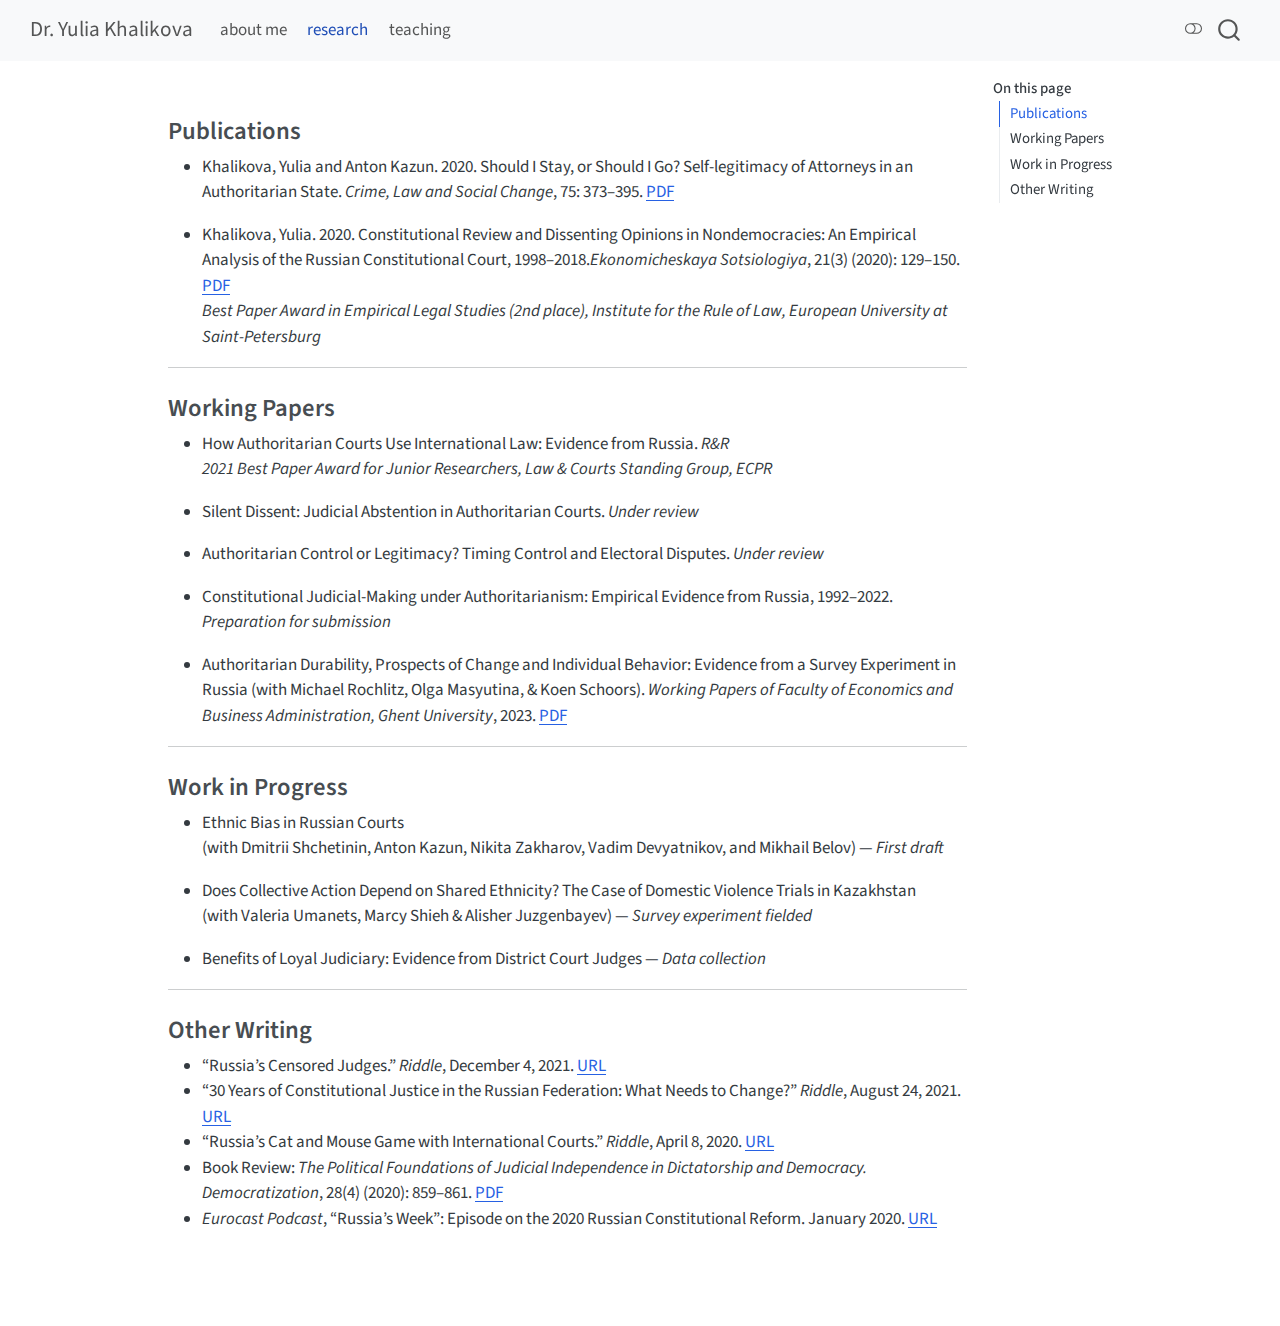
<file: docs/research.html>
<!DOCTYPE html>
<html xmlns="http://www.w3.org/1999/xhtml" lang="en" xml:lang="en"><head>

<meta charset="utf-8">
<meta name="generator" content="quarto-1.6.42">

<meta name="viewport" content="width=device-width, initial-scale=1.0, user-scalable=yes">


<title>research – Dr. Yulia Khalikova</title>
<style>
code{white-space: pre-wrap;}
span.smallcaps{font-variant: small-caps;}
div.columns{display: flex; gap: min(4vw, 1.5em);}
div.column{flex: auto; overflow-x: auto;}
div.hanging-indent{margin-left: 1.5em; text-indent: -1.5em;}
ul.task-list{list-style: none;}
ul.task-list li input[type="checkbox"] {
  width: 0.8em;
  margin: 0 0.8em 0.2em -1em; /* quarto-specific, see https://github.com/quarto-dev/quarto-cli/issues/4556 */ 
  vertical-align: middle;
}
</style>


<script src="site_libs/quarto-nav/quarto-nav.js"></script>
<script src="site_libs/quarto-nav/headroom.min.js"></script>
<script src="site_libs/clipboard/clipboard.min.js"></script>
<script src="site_libs/quarto-search/autocomplete.umd.js"></script>
<script src="site_libs/quarto-search/fuse.min.js"></script>
<script src="site_libs/quarto-search/quarto-search.js"></script>
<meta name="quarto:offset" content="./">
<script src="site_libs/quarto-html/quarto.js"></script>
<script src="site_libs/quarto-html/popper.min.js"></script>
<script src="site_libs/quarto-html/tippy.umd.min.js"></script>
<script src="site_libs/quarto-html/anchor.min.js"></script>
<link href="site_libs/quarto-html/tippy.css" rel="stylesheet">
<link href="site_libs/quarto-html/quarto-syntax-highlighting-2f5df379a58b258e96c21c0638c20c03.css" rel="stylesheet" class="quarto-color-scheme" id="quarto-text-highlighting-styles">
<link href="site_libs/quarto-html/quarto-syntax-highlighting-dark-b53751a350365c71b6c909e95f209ed1.css" rel="prefetch" class="quarto-color-scheme quarto-color-alternate" id="quarto-text-highlighting-styles">
<script src="site_libs/bootstrap/bootstrap.min.js"></script>
<link href="site_libs/bootstrap/bootstrap-icons.css" rel="stylesheet">
<link href="site_libs/bootstrap/bootstrap-6bd9cfa162949bde0a231f530c97869d.min.css" rel="stylesheet" append-hash="true" class="quarto-color-scheme" id="quarto-bootstrap" data-mode="light">
<link href="site_libs/bootstrap/bootstrap-dark-bd21be224d3c18e074efcd5cf41426bc.min.css" rel="prefetch" append-hash="true" class="quarto-color-scheme quarto-color-alternate" id="quarto-bootstrap" data-mode="dark">
<script id="quarto-search-options" type="application/json">{
  "location": "navbar",
  "copy-button": false,
  "collapse-after": 3,
  "panel-placement": "end",
  "type": "overlay",
  "limit": 50,
  "keyboard-shortcut": [
    "f",
    "/",
    "s"
  ],
  "show-item-context": false,
  "language": {
    "search-no-results-text": "No results",
    "search-matching-documents-text": "matching documents",
    "search-copy-link-title": "Copy link to search",
    "search-hide-matches-text": "Hide additional matches",
    "search-more-match-text": "more match in this document",
    "search-more-matches-text": "more matches in this document",
    "search-clear-button-title": "Clear",
    "search-text-placeholder": "",
    "search-detached-cancel-button-title": "Cancel",
    "search-submit-button-title": "Submit",
    "search-label": "Search"
  }
}</script>


<link rel="stylesheet" href="styles.css">
</head>

<body class="nav-fixed">

<div id="quarto-search-results"></div>
  <header id="quarto-header" class="headroom fixed-top">
    <nav class="navbar navbar-expand-lg " data-bs-theme="dark">
      <div class="navbar-container container-fluid">
      <div class="navbar-brand-container mx-auto">
    <a class="navbar-brand" href="./index.html">
    <span class="navbar-title">Dr.&nbsp;Yulia Khalikova</span>
    </a>
  </div>
            <div id="quarto-search" class="" title="Search"></div>
          <button class="navbar-toggler" type="button" data-bs-toggle="collapse" data-bs-target="#navbarCollapse" aria-controls="navbarCollapse" role="menu" aria-expanded="false" aria-label="Toggle navigation" onclick="if (window.quartoToggleHeadroom) { window.quartoToggleHeadroom(); }">
  <span class="navbar-toggler-icon"></span>
</button>
          <div class="collapse navbar-collapse" id="navbarCollapse">
            <ul class="navbar-nav navbar-nav-scroll me-auto">
  <li class="nav-item">
    <a class="nav-link" href="./index.html"> 
<span class="menu-text">about me</span></a>
  </li>  
  <li class="nav-item">
    <a class="nav-link active" href="./research.html" aria-current="page"> 
<span class="menu-text">research</span></a>
  </li>  
  <li class="nav-item">
    <a class="nav-link" href="./teaching.html"> 
<span class="menu-text">teaching</span></a>
  </li>  
</ul>
          </div> <!-- /navcollapse -->
            <div class="quarto-navbar-tools">
  <a href="" class="quarto-color-scheme-toggle quarto-navigation-tool  px-1" onclick="window.quartoToggleColorScheme(); return false;" title="Toggle dark mode"><i class="bi"></i></a>
</div>
      </div> <!-- /container-fluid -->
    </nav>
</header>
<!-- content -->
<div id="quarto-content" class="quarto-container page-columns page-rows-contents page-layout-article page-navbar">
<!-- sidebar -->
<!-- margin-sidebar -->
    <div id="quarto-margin-sidebar" class="sidebar margin-sidebar">
        <nav id="TOC" role="doc-toc" class="toc-active">
    <h2 id="toc-title">On this page</h2>
   
  <ul>
  <li><a href="#publications" id="toc-publications" class="nav-link active" data-scroll-target="#publications">Publications</a></li>
  <li><a href="#working-papers" id="toc-working-papers" class="nav-link" data-scroll-target="#working-papers">Working Papers</a></li>
  <li><a href="#work-in-progress" id="toc-work-in-progress" class="nav-link" data-scroll-target="#work-in-progress">Work in Progress</a></li>
  <li><a href="#other-writing" id="toc-other-writing" class="nav-link" data-scroll-target="#other-writing">Other Writing</a></li>
  </ul>
</nav>
    </div>
<!-- main -->
<main class="content" id="quarto-document-content"><header id="title-block-header" class="quarto-title-block"></header>




<section id="publications" class="level3">
<h3 class="anchored" data-anchor-id="publications">Publications</h3>
<ul>
<li><p>Khalikova, Yulia and Anton Kazun. 2020. Should I Stay, or Should I Go? Self-legitimacy of Attorneys in an Authoritarian State. <em>Crime, Law and Social Change</em>, 75: 373–395. <a href="https://link.springer.com/article/10.1007/s10611-020-09930-1">PDF</a></p></li>
<li><p>Khalikova, Yulia. 2020. Constitutional Review and Dissenting Opinions in Nondemocracies: An Empirical Analysis of the Russian Constitutional Court, 1998–2018.<em>Ekonomicheskaya Sotsiologiya</em>, 21(3) (2020): 129–150. <a href="https://jsps.hse.ru/index.php/ecsoc/article/view/10871">PDF</a><br>
<em>Best Paper Award in Empirical Legal Studies (2nd place), Institute for the Rule of Law, European University at Saint-Petersburg</em></p></li>
</ul>
<hr>
</section>
<section id="working-papers" class="level3">
<h3 class="anchored" data-anchor-id="working-papers">Working Papers</h3>
<ul>
<li><p>How Authoritarian Courts Use International Law: Evidence from Russia. <em>R&amp;R</em><br>
<em>2021 Best Paper Award for Junior Researchers, Law &amp; Courts Standing Group, ECPR</em></p></li>
<li><p>Silent Dissent: Judicial Abstention in Authoritarian Courts. <em>Under review</em></p></li>
<li><p>Authoritarian Control or Legitimacy? Timing Control and Electoral Disputes. <em>Under review</em></p></li>
<li><p>Constitutional Judicial-Making under Authoritarianism: Empirical Evidence from Russia, 1992–2022. <em>Preparation for submission</em></p></li>
<li><p>Authoritarian Durability, Prospects of Change and Individual Behavior: Evidence from a Survey Experiment in Russia (with Michael Rochlitz, Olga Masyutina, &amp; Koen Schoors). <em>Working Papers of Faculty of Economics and Business Administration, Ghent University</em>, 2023. <a href="https://econpapers.repec.org/paper/rugrugwps/23_2f1061.htm">PDF</a></p></li>
</ul>
<hr>
</section>
<section id="work-in-progress" class="level3">
<h3 class="anchored" data-anchor-id="work-in-progress">Work in Progress</h3>
<ul>
<li><p>Ethnic Bias in Russian Courts<br>
(with Dmitrii Shchetinin, Anton Kazun, Nikita Zakharov, Vadim Devyatnikov, and Mikhail Belov) — <em>First draft</em></p></li>
<li><p>Does Collective Action Depend on Shared Ethnicity? The Case of Domestic Violence Trials in Kazakhstan<br>
(with Valeria Umanets, Marcy Shieh &amp; Alisher Juzgenbayev) — <em>Survey experiment fielded</em></p></li>
<li><p>Benefits of Loyal Judiciary: Evidence from District Court Judges — <em>Data collection</em></p></li>
</ul>
<hr>
</section>
<section id="other-writing" class="level3">
<h3 class="anchored" data-anchor-id="other-writing">Other Writing</h3>
<ul>
<li>“Russia’s Censored Judges.” <em>Riddle</em>, December 4, 2021. <a href="https://www.ridl.io/en/russia-s-censored-judges/">URL</a></li>
<li>“30 Years of Constitutional Justice in the Russian Federation: What Needs to Change?” <em>Riddle</em>, August 24, 2021. <a href="https://www.ridl.io/en/30-years-of-constitutional-justice-in-the-russian-federation/">URL</a></li>
<li>“Russia’s Cat and Mouse Game with International Courts.” <em>Riddle</em>, April 8, 2020. <a href="https://www.ridl.io/en/russia-s-cat-and-mouse-game-with-international-courts/">URL</a></li>
<li>Book Review: <em>The Political Foundations of Judicial Independence in Dictatorship and Democracy. Democratization</em>, 28(4) (2020): 859–861. <a href="https://www.tandfonline.com/doi/epub/10.1080/13510347.2020.1817898">PDF</a></li>
<li><em>Eurocast Podcast</em>, “Russia’s Week”: Episode on the 2020 Russian Constitutional Reform. January 2020. <a href="https://soundcloud.com/eurocast/ep20-russias-week">URL</a></li>
</ul>


</section>

</main> <!-- /main -->
<script id="quarto-html-after-body" type="application/javascript">
window.document.addEventListener("DOMContentLoaded", function (event) {
  const toggleBodyColorMode = (bsSheetEl) => {
    const mode = bsSheetEl.getAttribute("data-mode");
    const bodyEl = window.document.querySelector("body");
    if (mode === "dark") {
      bodyEl.classList.add("quarto-dark");
      bodyEl.classList.remove("quarto-light");
    } else {
      bodyEl.classList.add("quarto-light");
      bodyEl.classList.remove("quarto-dark");
    }
  }
  const toggleBodyColorPrimary = () => {
    const bsSheetEl = window.document.querySelector("link#quarto-bootstrap");
    if (bsSheetEl) {
      toggleBodyColorMode(bsSheetEl);
    }
  }
  toggleBodyColorPrimary();  
  const disableStylesheet = (stylesheets) => {
    for (let i=0; i < stylesheets.length; i++) {
      const stylesheet = stylesheets[i];
      stylesheet.rel = 'prefetch';
    }
  }
  const enableStylesheet = (stylesheets) => {
    for (let i=0; i < stylesheets.length; i++) {
      const stylesheet = stylesheets[i];
      stylesheet.rel = 'stylesheet';
    }
  }
  const manageTransitions = (selector, allowTransitions) => {
    const els = window.document.querySelectorAll(selector);
    for (let i=0; i < els.length; i++) {
      const el = els[i];
      if (allowTransitions) {
        el.classList.remove('notransition');
      } else {
        el.classList.add('notransition');
      }
    }
  }
  const toggleGiscusIfUsed = (isAlternate, darkModeDefault) => {
    const baseTheme = document.querySelector('#giscus-base-theme')?.value ?? 'light';
    const alternateTheme = document.querySelector('#giscus-alt-theme')?.value ?? 'dark';
    let newTheme = '';
    if(darkModeDefault) {
      newTheme = isAlternate ? baseTheme : alternateTheme;
    } else {
      newTheme = isAlternate ? alternateTheme : baseTheme;
    }
    const changeGiscusTheme = () => {
      // From: https://github.com/giscus/giscus/issues/336
      const sendMessage = (message) => {
        const iframe = document.querySelector('iframe.giscus-frame');
        if (!iframe) return;
        iframe.contentWindow.postMessage({ giscus: message }, 'https://giscus.app');
      }
      sendMessage({
        setConfig: {
          theme: newTheme
        }
      });
    }
    const isGiscussLoaded = window.document.querySelector('iframe.giscus-frame') !== null;
    if (isGiscussLoaded) {
      changeGiscusTheme();
    }
  }
  const toggleColorMode = (alternate) => {
    // Switch the stylesheets
    const alternateStylesheets = window.document.querySelectorAll('link.quarto-color-scheme.quarto-color-alternate');
    manageTransitions('#quarto-margin-sidebar .nav-link', false);
    if (alternate) {
      enableStylesheet(alternateStylesheets);
      for (const sheetNode of alternateStylesheets) {
        if (sheetNode.id === "quarto-bootstrap") {
          toggleBodyColorMode(sheetNode);
        }
      }
    } else {
      disableStylesheet(alternateStylesheets);
      toggleBodyColorPrimary();
    }
    manageTransitions('#quarto-margin-sidebar .nav-link', true);
    // Switch the toggles
    const toggles = window.document.querySelectorAll('.quarto-color-scheme-toggle');
    for (let i=0; i < toggles.length; i++) {
      const toggle = toggles[i];
      if (toggle) {
        if (alternate) {
          toggle.classList.add("alternate");     
        } else {
          toggle.classList.remove("alternate");
        }
      }
    }
    // Hack to workaround the fact that safari doesn't
    // properly recolor the scrollbar when toggling (#1455)
    if (navigator.userAgent.indexOf('Safari') > 0 && navigator.userAgent.indexOf('Chrome') == -1) {
      manageTransitions("body", false);
      window.scrollTo(0, 1);
      setTimeout(() => {
        window.scrollTo(0, 0);
        manageTransitions("body", true);
      }, 40);  
    }
  }
  const isFileUrl = () => { 
    return window.location.protocol === 'file:';
  }
  const hasAlternateSentinel = () => {  
    let styleSentinel = getColorSchemeSentinel();
    if (styleSentinel !== null) {
      return styleSentinel === "alternate";
    } else {
      return false;
    }
  }
  const setStyleSentinel = (alternate) => {
    const value = alternate ? "alternate" : "default";
    if (!isFileUrl()) {
      window.localStorage.setItem("quarto-color-scheme", value);
    } else {
      localAlternateSentinel = value;
    }
  }
  const getColorSchemeSentinel = () => {
    if (!isFileUrl()) {
      const storageValue = window.localStorage.getItem("quarto-color-scheme");
      return storageValue != null ? storageValue : localAlternateSentinel;
    } else {
      return localAlternateSentinel;
    }
  }
  const darkModeDefault = false;
  let localAlternateSentinel = darkModeDefault ? 'alternate' : 'default';
  // Dark / light mode switch
  window.quartoToggleColorScheme = () => {
    // Read the current dark / light value 
    let toAlternate = !hasAlternateSentinel();
    toggleColorMode(toAlternate);
    setStyleSentinel(toAlternate);
    toggleGiscusIfUsed(toAlternate, darkModeDefault);
  };
  // Ensure there is a toggle, if there isn't float one in the top right
  if (window.document.querySelector('.quarto-color-scheme-toggle') === null) {
    const a = window.document.createElement('a');
    a.classList.add('top-right');
    a.classList.add('quarto-color-scheme-toggle');
    a.href = "";
    a.onclick = function() { try { window.quartoToggleColorScheme(); } catch {} return false; };
    const i = window.document.createElement("i");
    i.classList.add('bi');
    a.appendChild(i);
    window.document.body.appendChild(a);
  }
  // Switch to dark mode if need be
  if (hasAlternateSentinel()) {
    toggleColorMode(true);
  } else {
    toggleColorMode(false);
  }
  const icon = "";
  const anchorJS = new window.AnchorJS();
  anchorJS.options = {
    placement: 'right',
    icon: icon
  };
  anchorJS.add('.anchored');
  const isCodeAnnotation = (el) => {
    for (const clz of el.classList) {
      if (clz.startsWith('code-annotation-')) {                     
        return true;
      }
    }
    return false;
  }
  const onCopySuccess = function(e) {
    // button target
    const button = e.trigger;
    // don't keep focus
    button.blur();
    // flash "checked"
    button.classList.add('code-copy-button-checked');
    var currentTitle = button.getAttribute("title");
    button.setAttribute("title", "Copied!");
    let tooltip;
    if (window.bootstrap) {
      button.setAttribute("data-bs-toggle", "tooltip");
      button.setAttribute("data-bs-placement", "left");
      button.setAttribute("data-bs-title", "Copied!");
      tooltip = new bootstrap.Tooltip(button, 
        { trigger: "manual", 
          customClass: "code-copy-button-tooltip",
          offset: [0, -8]});
      tooltip.show();    
    }
    setTimeout(function() {
      if (tooltip) {
        tooltip.hide();
        button.removeAttribute("data-bs-title");
        button.removeAttribute("data-bs-toggle");
        button.removeAttribute("data-bs-placement");
      }
      button.setAttribute("title", currentTitle);
      button.classList.remove('code-copy-button-checked');
    }, 1000);
    // clear code selection
    e.clearSelection();
  }
  const getTextToCopy = function(trigger) {
      const codeEl = trigger.previousElementSibling.cloneNode(true);
      for (const childEl of codeEl.children) {
        if (isCodeAnnotation(childEl)) {
          childEl.remove();
        }
      }
      return codeEl.innerText;
  }
  const clipboard = new window.ClipboardJS('.code-copy-button:not([data-in-quarto-modal])', {
    text: getTextToCopy
  });
  clipboard.on('success', onCopySuccess);
  if (window.document.getElementById('quarto-embedded-source-code-modal')) {
    const clipboardModal = new window.ClipboardJS('.code-copy-button[data-in-quarto-modal]', {
      text: getTextToCopy,
      container: window.document.getElementById('quarto-embedded-source-code-modal')
    });
    clipboardModal.on('success', onCopySuccess);
  }
    var localhostRegex = new RegExp(/^(?:http|https):\/\/localhost\:?[0-9]*\//);
    var mailtoRegex = new RegExp(/^mailto:/);
      var filterRegex = new RegExp('/' + window.location.host + '/');
    var isInternal = (href) => {
        return filterRegex.test(href) || localhostRegex.test(href) || mailtoRegex.test(href);
    }
    // Inspect non-navigation links and adorn them if external
 	var links = window.document.querySelectorAll('a[href]:not(.nav-link):not(.navbar-brand):not(.toc-action):not(.sidebar-link):not(.sidebar-item-toggle):not(.pagination-link):not(.no-external):not([aria-hidden]):not(.dropdown-item):not(.quarto-navigation-tool):not(.about-link)');
    for (var i=0; i<links.length; i++) {
      const link = links[i];
      if (!isInternal(link.href)) {
        // undo the damage that might have been done by quarto-nav.js in the case of
        // links that we want to consider external
        if (link.dataset.originalHref !== undefined) {
          link.href = link.dataset.originalHref;
        }
      }
    }
  function tippyHover(el, contentFn, onTriggerFn, onUntriggerFn) {
    const config = {
      allowHTML: true,
      maxWidth: 500,
      delay: 100,
      arrow: false,
      appendTo: function(el) {
          return el.parentElement;
      },
      interactive: true,
      interactiveBorder: 10,
      theme: 'quarto',
      placement: 'bottom-start',
    };
    if (contentFn) {
      config.content = contentFn;
    }
    if (onTriggerFn) {
      config.onTrigger = onTriggerFn;
    }
    if (onUntriggerFn) {
      config.onUntrigger = onUntriggerFn;
    }
    window.tippy(el, config); 
  }
  const noterefs = window.document.querySelectorAll('a[role="doc-noteref"]');
  for (var i=0; i<noterefs.length; i++) {
    const ref = noterefs[i];
    tippyHover(ref, function() {
      // use id or data attribute instead here
      let href = ref.getAttribute('data-footnote-href') || ref.getAttribute('href');
      try { href = new URL(href).hash; } catch {}
      const id = href.replace(/^#\/?/, "");
      const note = window.document.getElementById(id);
      if (note) {
        return note.innerHTML;
      } else {
        return "";
      }
    });
  }
  const xrefs = window.document.querySelectorAll('a.quarto-xref');
  const processXRef = (id, note) => {
    // Strip column container classes
    const stripColumnClz = (el) => {
      el.classList.remove("page-full", "page-columns");
      if (el.children) {
        for (const child of el.children) {
          stripColumnClz(child);
        }
      }
    }
    stripColumnClz(note)
    if (id === null || id.startsWith('sec-')) {
      // Special case sections, only their first couple elements
      const container = document.createElement("div");
      if (note.children && note.children.length > 2) {
        container.appendChild(note.children[0].cloneNode(true));
        for (let i = 1; i < note.children.length; i++) {
          const child = note.children[i];
          if (child.tagName === "P" && child.innerText === "") {
            continue;
          } else {
            container.appendChild(child.cloneNode(true));
            break;
          }
        }
        if (window.Quarto?.typesetMath) {
          window.Quarto.typesetMath(container);
        }
        return container.innerHTML
      } else {
        if (window.Quarto?.typesetMath) {
          window.Quarto.typesetMath(note);
        }
        return note.innerHTML;
      }
    } else {
      // Remove any anchor links if they are present
      const anchorLink = note.querySelector('a.anchorjs-link');
      if (anchorLink) {
        anchorLink.remove();
      }
      if (window.Quarto?.typesetMath) {
        window.Quarto.typesetMath(note);
      }
      if (note.classList.contains("callout")) {
        return note.outerHTML;
      } else {
        return note.innerHTML;
      }
    }
  }
  for (var i=0; i<xrefs.length; i++) {
    const xref = xrefs[i];
    tippyHover(xref, undefined, function(instance) {
      instance.disable();
      let url = xref.getAttribute('href');
      let hash = undefined; 
      if (url.startsWith('#')) {
        hash = url;
      } else {
        try { hash = new URL(url).hash; } catch {}
      }
      if (hash) {
        const id = hash.replace(/^#\/?/, "");
        const note = window.document.getElementById(id);
        if (note !== null) {
          try {
            const html = processXRef(id, note.cloneNode(true));
            instance.setContent(html);
          } finally {
            instance.enable();
            instance.show();
          }
        } else {
          // See if we can fetch this
          fetch(url.split('#')[0])
          .then(res => res.text())
          .then(html => {
            const parser = new DOMParser();
            const htmlDoc = parser.parseFromString(html, "text/html");
            const note = htmlDoc.getElementById(id);
            if (note !== null) {
              const html = processXRef(id, note);
              instance.setContent(html);
            } 
          }).finally(() => {
            instance.enable();
            instance.show();
          });
        }
      } else {
        // See if we can fetch a full url (with no hash to target)
        // This is a special case and we should probably do some content thinning / targeting
        fetch(url)
        .then(res => res.text())
        .then(html => {
          const parser = new DOMParser();
          const htmlDoc = parser.parseFromString(html, "text/html");
          const note = htmlDoc.querySelector('main.content');
          if (note !== null) {
            // This should only happen for chapter cross references
            // (since there is no id in the URL)
            // remove the first header
            if (note.children.length > 0 && note.children[0].tagName === "HEADER") {
              note.children[0].remove();
            }
            const html = processXRef(null, note);
            instance.setContent(html);
          } 
        }).finally(() => {
          instance.enable();
          instance.show();
        });
      }
    }, function(instance) {
    });
  }
      let selectedAnnoteEl;
      const selectorForAnnotation = ( cell, annotation) => {
        let cellAttr = 'data-code-cell="' + cell + '"';
        let lineAttr = 'data-code-annotation="' +  annotation + '"';
        const selector = 'span[' + cellAttr + '][' + lineAttr + ']';
        return selector;
      }
      const selectCodeLines = (annoteEl) => {
        const doc = window.document;
        const targetCell = annoteEl.getAttribute("data-target-cell");
        const targetAnnotation = annoteEl.getAttribute("data-target-annotation");
        const annoteSpan = window.document.querySelector(selectorForAnnotation(targetCell, targetAnnotation));
        const lines = annoteSpan.getAttribute("data-code-lines").split(",");
        const lineIds = lines.map((line) => {
          return targetCell + "-" + line;
        })
        let top = null;
        let height = null;
        let parent = null;
        if (lineIds.length > 0) {
            //compute the position of the single el (top and bottom and make a div)
            const el = window.document.getElementById(lineIds[0]);
            top = el.offsetTop;
            height = el.offsetHeight;
            parent = el.parentElement.parentElement;
          if (lineIds.length > 1) {
            const lastEl = window.document.getElementById(lineIds[lineIds.length - 1]);
            const bottom = lastEl.offsetTop + lastEl.offsetHeight;
            height = bottom - top;
          }
          if (top !== null && height !== null && parent !== null) {
            // cook up a div (if necessary) and position it 
            let div = window.document.getElementById("code-annotation-line-highlight");
            if (div === null) {
              div = window.document.createElement("div");
              div.setAttribute("id", "code-annotation-line-highlight");
              div.style.position = 'absolute';
              parent.appendChild(div);
            }
            div.style.top = top - 2 + "px";
            div.style.height = height + 4 + "px";
            div.style.left = 0;
            let gutterDiv = window.document.getElementById("code-annotation-line-highlight-gutter");
            if (gutterDiv === null) {
              gutterDiv = window.document.createElement("div");
              gutterDiv.setAttribute("id", "code-annotation-line-highlight-gutter");
              gutterDiv.style.position = 'absolute';
              const codeCell = window.document.getElementById(targetCell);
              const gutter = codeCell.querySelector('.code-annotation-gutter');
              gutter.appendChild(gutterDiv);
            }
            gutterDiv.style.top = top - 2 + "px";
            gutterDiv.style.height = height + 4 + "px";
          }
          selectedAnnoteEl = annoteEl;
        }
      };
      const unselectCodeLines = () => {
        const elementsIds = ["code-annotation-line-highlight", "code-annotation-line-highlight-gutter"];
        elementsIds.forEach((elId) => {
          const div = window.document.getElementById(elId);
          if (div) {
            div.remove();
          }
        });
        selectedAnnoteEl = undefined;
      };
        // Handle positioning of the toggle
    window.addEventListener(
      "resize",
      throttle(() => {
        elRect = undefined;
        if (selectedAnnoteEl) {
          selectCodeLines(selectedAnnoteEl);
        }
      }, 10)
    );
    function throttle(fn, ms) {
    let throttle = false;
    let timer;
      return (...args) => {
        if(!throttle) { // first call gets through
            fn.apply(this, args);
            throttle = true;
        } else { // all the others get throttled
            if(timer) clearTimeout(timer); // cancel #2
            timer = setTimeout(() => {
              fn.apply(this, args);
              timer = throttle = false;
            }, ms);
        }
      };
    }
      // Attach click handler to the DT
      const annoteDls = window.document.querySelectorAll('dt[data-target-cell]');
      for (const annoteDlNode of annoteDls) {
        annoteDlNode.addEventListener('click', (event) => {
          const clickedEl = event.target;
          if (clickedEl !== selectedAnnoteEl) {
            unselectCodeLines();
            const activeEl = window.document.querySelector('dt[data-target-cell].code-annotation-active');
            if (activeEl) {
              activeEl.classList.remove('code-annotation-active');
            }
            selectCodeLines(clickedEl);
            clickedEl.classList.add('code-annotation-active');
          } else {
            // Unselect the line
            unselectCodeLines();
            clickedEl.classList.remove('code-annotation-active');
          }
        });
      }
  const findCites = (el) => {
    const parentEl = el.parentElement;
    if (parentEl) {
      const cites = parentEl.dataset.cites;
      if (cites) {
        return {
          el,
          cites: cites.split(' ')
        };
      } else {
        return findCites(el.parentElement)
      }
    } else {
      return undefined;
    }
  };
  var bibliorefs = window.document.querySelectorAll('a[role="doc-biblioref"]');
  for (var i=0; i<bibliorefs.length; i++) {
    const ref = bibliorefs[i];
    const citeInfo = findCites(ref);
    if (citeInfo) {
      tippyHover(citeInfo.el, function() {
        var popup = window.document.createElement('div');
        citeInfo.cites.forEach(function(cite) {
          var citeDiv = window.document.createElement('div');
          citeDiv.classList.add('hanging-indent');
          citeDiv.classList.add('csl-entry');
          var biblioDiv = window.document.getElementById('ref-' + cite);
          if (biblioDiv) {
            citeDiv.innerHTML = biblioDiv.innerHTML;
          }
          popup.appendChild(citeDiv);
        });
        return popup.innerHTML;
      });
    }
  }
});
</script>
</div> <!-- /content -->




</body></html>
</file>
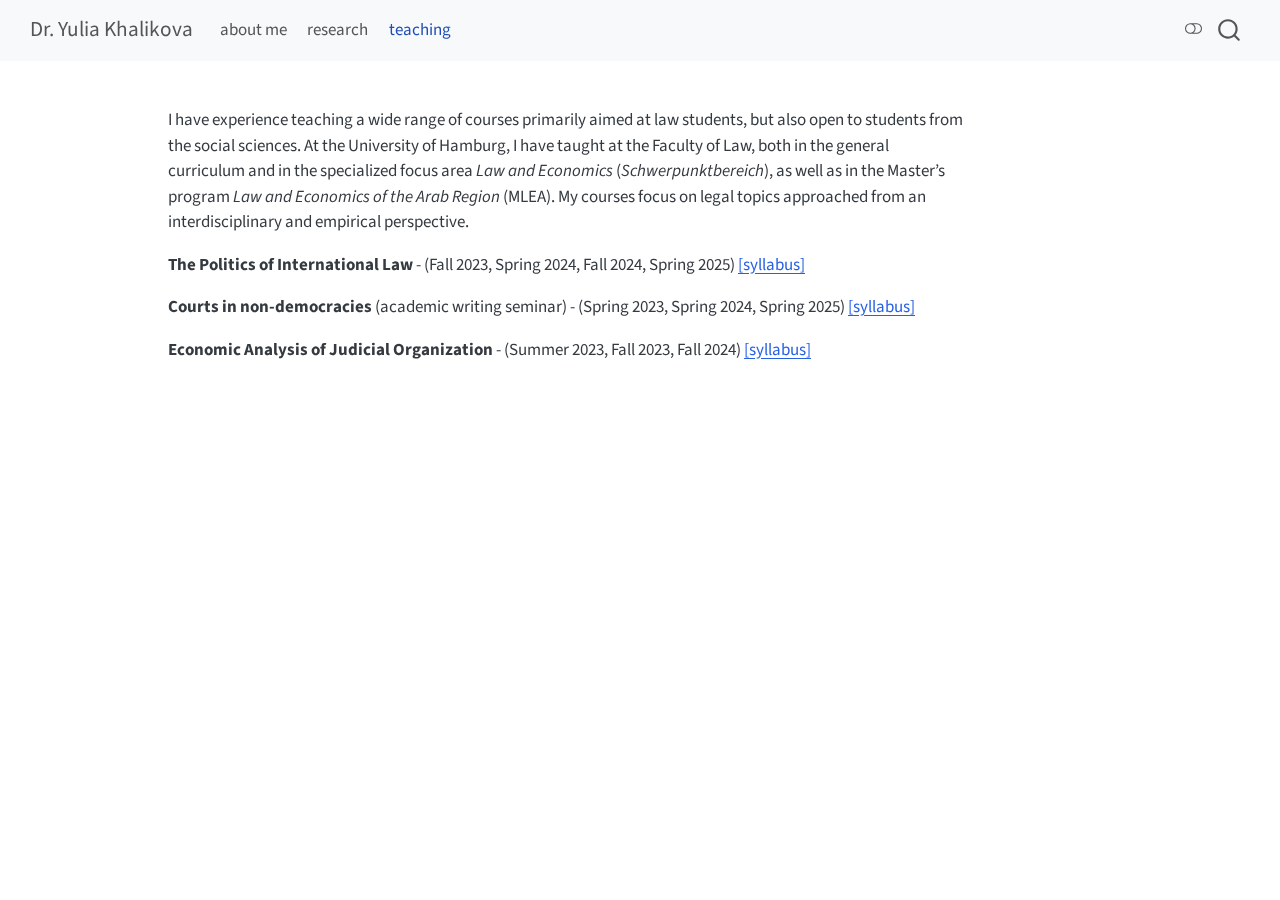
<file: docs/teaching.html>
<!DOCTYPE html>
<html xmlns="http://www.w3.org/1999/xhtml" lang="en" xml:lang="en"><head>

<meta charset="utf-8">
<meta name="generator" content="quarto-1.6.42">

<meta name="viewport" content="width=device-width, initial-scale=1.0, user-scalable=yes">


<title>teaching – Dr. Yulia Khalikova</title>
<style>
code{white-space: pre-wrap;}
span.smallcaps{font-variant: small-caps;}
div.columns{display: flex; gap: min(4vw, 1.5em);}
div.column{flex: auto; overflow-x: auto;}
div.hanging-indent{margin-left: 1.5em; text-indent: -1.5em;}
ul.task-list{list-style: none;}
ul.task-list li input[type="checkbox"] {
  width: 0.8em;
  margin: 0 0.8em 0.2em -1em; /* quarto-specific, see https://github.com/quarto-dev/quarto-cli/issues/4556 */ 
  vertical-align: middle;
}
</style>


<script src="site_libs/quarto-nav/quarto-nav.js"></script>
<script src="site_libs/quarto-nav/headroom.min.js"></script>
<script src="site_libs/clipboard/clipboard.min.js"></script>
<script src="site_libs/quarto-search/autocomplete.umd.js"></script>
<script src="site_libs/quarto-search/fuse.min.js"></script>
<script src="site_libs/quarto-search/quarto-search.js"></script>
<meta name="quarto:offset" content="./">
<script src="site_libs/quarto-html/quarto.js"></script>
<script src="site_libs/quarto-html/popper.min.js"></script>
<script src="site_libs/quarto-html/tippy.umd.min.js"></script>
<script src="site_libs/quarto-html/anchor.min.js"></script>
<link href="site_libs/quarto-html/tippy.css" rel="stylesheet">
<link href="site_libs/quarto-html/quarto-syntax-highlighting-2f5df379a58b258e96c21c0638c20c03.css" rel="stylesheet" class="quarto-color-scheme" id="quarto-text-highlighting-styles">
<link href="site_libs/quarto-html/quarto-syntax-highlighting-dark-b53751a350365c71b6c909e95f209ed1.css" rel="prefetch" class="quarto-color-scheme quarto-color-alternate" id="quarto-text-highlighting-styles">
<script src="site_libs/bootstrap/bootstrap.min.js"></script>
<link href="site_libs/bootstrap/bootstrap-icons.css" rel="stylesheet">
<link href="site_libs/bootstrap/bootstrap-6bd9cfa162949bde0a231f530c97869d.min.css" rel="stylesheet" append-hash="true" class="quarto-color-scheme" id="quarto-bootstrap" data-mode="light">
<link href="site_libs/bootstrap/bootstrap-dark-bd21be224d3c18e074efcd5cf41426bc.min.css" rel="prefetch" append-hash="true" class="quarto-color-scheme quarto-color-alternate" id="quarto-bootstrap" data-mode="dark">
<script id="quarto-search-options" type="application/json">{
  "location": "navbar",
  "copy-button": false,
  "collapse-after": 3,
  "panel-placement": "end",
  "type": "overlay",
  "limit": 50,
  "keyboard-shortcut": [
    "f",
    "/",
    "s"
  ],
  "show-item-context": false,
  "language": {
    "search-no-results-text": "No results",
    "search-matching-documents-text": "matching documents",
    "search-copy-link-title": "Copy link to search",
    "search-hide-matches-text": "Hide additional matches",
    "search-more-match-text": "more match in this document",
    "search-more-matches-text": "more matches in this document",
    "search-clear-button-title": "Clear",
    "search-text-placeholder": "",
    "search-detached-cancel-button-title": "Cancel",
    "search-submit-button-title": "Submit",
    "search-label": "Search"
  }
}</script>


<link rel="stylesheet" href="styles.css">
</head>

<body class="nav-fixed">

<div id="quarto-search-results"></div>
  <header id="quarto-header" class="headroom fixed-top">
    <nav class="navbar navbar-expand-lg " data-bs-theme="dark">
      <div class="navbar-container container-fluid">
      <div class="navbar-brand-container mx-auto">
    <a class="navbar-brand" href="./index.html">
    <span class="navbar-title">Dr.&nbsp;Yulia Khalikova</span>
    </a>
  </div>
            <div id="quarto-search" class="" title="Search"></div>
          <button class="navbar-toggler" type="button" data-bs-toggle="collapse" data-bs-target="#navbarCollapse" aria-controls="navbarCollapse" role="menu" aria-expanded="false" aria-label="Toggle navigation" onclick="if (window.quartoToggleHeadroom) { window.quartoToggleHeadroom(); }">
  <span class="navbar-toggler-icon"></span>
</button>
          <div class="collapse navbar-collapse" id="navbarCollapse">
            <ul class="navbar-nav navbar-nav-scroll me-auto">
  <li class="nav-item">
    <a class="nav-link" href="./index.html"> 
<span class="menu-text">about me</span></a>
  </li>  
  <li class="nav-item">
    <a class="nav-link" href="./research.html"> 
<span class="menu-text">research</span></a>
  </li>  
  <li class="nav-item">
    <a class="nav-link active" href="./teaching.html" aria-current="page"> 
<span class="menu-text">teaching</span></a>
  </li>  
</ul>
          </div> <!-- /navcollapse -->
            <div class="quarto-navbar-tools">
  <a href="" class="quarto-color-scheme-toggle quarto-navigation-tool  px-1" onclick="window.quartoToggleColorScheme(); return false;" title="Toggle dark mode"><i class="bi"></i></a>
</div>
      </div> <!-- /container-fluid -->
    </nav>
</header>
<!-- content -->
<div id="quarto-content" class="quarto-container page-columns page-rows-contents page-layout-article page-navbar">
<!-- sidebar -->
<!-- margin-sidebar -->
    <div id="quarto-margin-sidebar" class="sidebar margin-sidebar zindex-bottom">
        
    </div>
<!-- main -->
<main class="content" id="quarto-document-content"><header id="title-block-header" class="quarto-title-block"></header>




<p>I have experience teaching a wide range of courses primarily aimed at law students, but also open to students from the social sciences. At the University of Hamburg, I have taught at the Faculty of Law, both in the general curriculum and in the specialized focus area&nbsp;<em>Law and Economics</em>&nbsp;(<em>Schwerpunktbereich</em>), as well as in the Master’s program&nbsp;<em>Law and Economics of the Arab Region</em>&nbsp;(MLEA). My courses focus on legal topics approached from an interdisciplinary and empirical perspective.</p>
<p><strong>The Politics of International Law</strong> - (Fall 2023, Spring 2024, Fall 2024, Spring 2025) <a href="https://www.dropbox.com/scl/fi/llpcd70qez52znehc4ufo/WSS-International-Courts.pdf?rlkey=dcuedoxi3jyj1uvdrb9gt763h&amp;st=z7xp9xxp&amp;dl=0">[syllabus]</a></p>
<p><strong>Courts in non-democracies</strong> (academic writing seminar) - (Spring 2023, Spring 2024, Spring 2025) <a href="https://www.dropbox.com/scl/fi/65yuq4yc7ldiwm3zwd1yt/SS2024-Courts-in-non-democracies.pdf?rlkey=unxtdvxmh2ekksqk0t5d2e05q&amp;st=gzp5q7zz&amp;dl=0">[syllabus]</a></p>
<p><strong>Economic Analysis of Judicial Organization</strong> - (Summer 2023, Fall 2023, Fall 2024) <a href="https://www.dropbox.com/scl/fi/zax41od28vypbbkwq0c5q/Fall-2024-Economic-analysis-of-judicial-organisation.pdf?rlkey=la3lzxkpc2mg9boae3xsr1jey&amp;st=dti9r26n&amp;dl=0">[syllabus]</a></p>



</main> <!-- /main -->
<script id="quarto-html-after-body" type="application/javascript">
window.document.addEventListener("DOMContentLoaded", function (event) {
  const toggleBodyColorMode = (bsSheetEl) => {
    const mode = bsSheetEl.getAttribute("data-mode");
    const bodyEl = window.document.querySelector("body");
    if (mode === "dark") {
      bodyEl.classList.add("quarto-dark");
      bodyEl.classList.remove("quarto-light");
    } else {
      bodyEl.classList.add("quarto-light");
      bodyEl.classList.remove("quarto-dark");
    }
  }
  const toggleBodyColorPrimary = () => {
    const bsSheetEl = window.document.querySelector("link#quarto-bootstrap");
    if (bsSheetEl) {
      toggleBodyColorMode(bsSheetEl);
    }
  }
  toggleBodyColorPrimary();  
  const disableStylesheet = (stylesheets) => {
    for (let i=0; i < stylesheets.length; i++) {
      const stylesheet = stylesheets[i];
      stylesheet.rel = 'prefetch';
    }
  }
  const enableStylesheet = (stylesheets) => {
    for (let i=0; i < stylesheets.length; i++) {
      const stylesheet = stylesheets[i];
      stylesheet.rel = 'stylesheet';
    }
  }
  const manageTransitions = (selector, allowTransitions) => {
    const els = window.document.querySelectorAll(selector);
    for (let i=0; i < els.length; i++) {
      const el = els[i];
      if (allowTransitions) {
        el.classList.remove('notransition');
      } else {
        el.classList.add('notransition');
      }
    }
  }
  const toggleGiscusIfUsed = (isAlternate, darkModeDefault) => {
    const baseTheme = document.querySelector('#giscus-base-theme')?.value ?? 'light';
    const alternateTheme = document.querySelector('#giscus-alt-theme')?.value ?? 'dark';
    let newTheme = '';
    if(darkModeDefault) {
      newTheme = isAlternate ? baseTheme : alternateTheme;
    } else {
      newTheme = isAlternate ? alternateTheme : baseTheme;
    }
    const changeGiscusTheme = () => {
      // From: https://github.com/giscus/giscus/issues/336
      const sendMessage = (message) => {
        const iframe = document.querySelector('iframe.giscus-frame');
        if (!iframe) return;
        iframe.contentWindow.postMessage({ giscus: message }, 'https://giscus.app');
      }
      sendMessage({
        setConfig: {
          theme: newTheme
        }
      });
    }
    const isGiscussLoaded = window.document.querySelector('iframe.giscus-frame') !== null;
    if (isGiscussLoaded) {
      changeGiscusTheme();
    }
  }
  const toggleColorMode = (alternate) => {
    // Switch the stylesheets
    const alternateStylesheets = window.document.querySelectorAll('link.quarto-color-scheme.quarto-color-alternate');
    manageTransitions('#quarto-margin-sidebar .nav-link', false);
    if (alternate) {
      enableStylesheet(alternateStylesheets);
      for (const sheetNode of alternateStylesheets) {
        if (sheetNode.id === "quarto-bootstrap") {
          toggleBodyColorMode(sheetNode);
        }
      }
    } else {
      disableStylesheet(alternateStylesheets);
      toggleBodyColorPrimary();
    }
    manageTransitions('#quarto-margin-sidebar .nav-link', true);
    // Switch the toggles
    const toggles = window.document.querySelectorAll('.quarto-color-scheme-toggle');
    for (let i=0; i < toggles.length; i++) {
      const toggle = toggles[i];
      if (toggle) {
        if (alternate) {
          toggle.classList.add("alternate");     
        } else {
          toggle.classList.remove("alternate");
        }
      }
    }
    // Hack to workaround the fact that safari doesn't
    // properly recolor the scrollbar when toggling (#1455)
    if (navigator.userAgent.indexOf('Safari') > 0 && navigator.userAgent.indexOf('Chrome') == -1) {
      manageTransitions("body", false);
      window.scrollTo(0, 1);
      setTimeout(() => {
        window.scrollTo(0, 0);
        manageTransitions("body", true);
      }, 40);  
    }
  }
  const isFileUrl = () => { 
    return window.location.protocol === 'file:';
  }
  const hasAlternateSentinel = () => {  
    let styleSentinel = getColorSchemeSentinel();
    if (styleSentinel !== null) {
      return styleSentinel === "alternate";
    } else {
      return false;
    }
  }
  const setStyleSentinel = (alternate) => {
    const value = alternate ? "alternate" : "default";
    if (!isFileUrl()) {
      window.localStorage.setItem("quarto-color-scheme", value);
    } else {
      localAlternateSentinel = value;
    }
  }
  const getColorSchemeSentinel = () => {
    if (!isFileUrl()) {
      const storageValue = window.localStorage.getItem("quarto-color-scheme");
      return storageValue != null ? storageValue : localAlternateSentinel;
    } else {
      return localAlternateSentinel;
    }
  }
  const darkModeDefault = false;
  let localAlternateSentinel = darkModeDefault ? 'alternate' : 'default';
  // Dark / light mode switch
  window.quartoToggleColorScheme = () => {
    // Read the current dark / light value 
    let toAlternate = !hasAlternateSentinel();
    toggleColorMode(toAlternate);
    setStyleSentinel(toAlternate);
    toggleGiscusIfUsed(toAlternate, darkModeDefault);
  };
  // Ensure there is a toggle, if there isn't float one in the top right
  if (window.document.querySelector('.quarto-color-scheme-toggle') === null) {
    const a = window.document.createElement('a');
    a.classList.add('top-right');
    a.classList.add('quarto-color-scheme-toggle');
    a.href = "";
    a.onclick = function() { try { window.quartoToggleColorScheme(); } catch {} return false; };
    const i = window.document.createElement("i");
    i.classList.add('bi');
    a.appendChild(i);
    window.document.body.appendChild(a);
  }
  // Switch to dark mode if need be
  if (hasAlternateSentinel()) {
    toggleColorMode(true);
  } else {
    toggleColorMode(false);
  }
  const icon = "";
  const anchorJS = new window.AnchorJS();
  anchorJS.options = {
    placement: 'right',
    icon: icon
  };
  anchorJS.add('.anchored');
  const isCodeAnnotation = (el) => {
    for (const clz of el.classList) {
      if (clz.startsWith('code-annotation-')) {                     
        return true;
      }
    }
    return false;
  }
  const onCopySuccess = function(e) {
    // button target
    const button = e.trigger;
    // don't keep focus
    button.blur();
    // flash "checked"
    button.classList.add('code-copy-button-checked');
    var currentTitle = button.getAttribute("title");
    button.setAttribute("title", "Copied!");
    let tooltip;
    if (window.bootstrap) {
      button.setAttribute("data-bs-toggle", "tooltip");
      button.setAttribute("data-bs-placement", "left");
      button.setAttribute("data-bs-title", "Copied!");
      tooltip = new bootstrap.Tooltip(button, 
        { trigger: "manual", 
          customClass: "code-copy-button-tooltip",
          offset: [0, -8]});
      tooltip.show();    
    }
    setTimeout(function() {
      if (tooltip) {
        tooltip.hide();
        button.removeAttribute("data-bs-title");
        button.removeAttribute("data-bs-toggle");
        button.removeAttribute("data-bs-placement");
      }
      button.setAttribute("title", currentTitle);
      button.classList.remove('code-copy-button-checked');
    }, 1000);
    // clear code selection
    e.clearSelection();
  }
  const getTextToCopy = function(trigger) {
      const codeEl = trigger.previousElementSibling.cloneNode(true);
      for (const childEl of codeEl.children) {
        if (isCodeAnnotation(childEl)) {
          childEl.remove();
        }
      }
      return codeEl.innerText;
  }
  const clipboard = new window.ClipboardJS('.code-copy-button:not([data-in-quarto-modal])', {
    text: getTextToCopy
  });
  clipboard.on('success', onCopySuccess);
  if (window.document.getElementById('quarto-embedded-source-code-modal')) {
    const clipboardModal = new window.ClipboardJS('.code-copy-button[data-in-quarto-modal]', {
      text: getTextToCopy,
      container: window.document.getElementById('quarto-embedded-source-code-modal')
    });
    clipboardModal.on('success', onCopySuccess);
  }
    var localhostRegex = new RegExp(/^(?:http|https):\/\/localhost\:?[0-9]*\//);
    var mailtoRegex = new RegExp(/^mailto:/);
      var filterRegex = new RegExp('/' + window.location.host + '/');
    var isInternal = (href) => {
        return filterRegex.test(href) || localhostRegex.test(href) || mailtoRegex.test(href);
    }
    // Inspect non-navigation links and adorn them if external
 	var links = window.document.querySelectorAll('a[href]:not(.nav-link):not(.navbar-brand):not(.toc-action):not(.sidebar-link):not(.sidebar-item-toggle):not(.pagination-link):not(.no-external):not([aria-hidden]):not(.dropdown-item):not(.quarto-navigation-tool):not(.about-link)');
    for (var i=0; i<links.length; i++) {
      const link = links[i];
      if (!isInternal(link.href)) {
        // undo the damage that might have been done by quarto-nav.js in the case of
        // links that we want to consider external
        if (link.dataset.originalHref !== undefined) {
          link.href = link.dataset.originalHref;
        }
      }
    }
  function tippyHover(el, contentFn, onTriggerFn, onUntriggerFn) {
    const config = {
      allowHTML: true,
      maxWidth: 500,
      delay: 100,
      arrow: false,
      appendTo: function(el) {
          return el.parentElement;
      },
      interactive: true,
      interactiveBorder: 10,
      theme: 'quarto',
      placement: 'bottom-start',
    };
    if (contentFn) {
      config.content = contentFn;
    }
    if (onTriggerFn) {
      config.onTrigger = onTriggerFn;
    }
    if (onUntriggerFn) {
      config.onUntrigger = onUntriggerFn;
    }
    window.tippy(el, config); 
  }
  const noterefs = window.document.querySelectorAll('a[role="doc-noteref"]');
  for (var i=0; i<noterefs.length; i++) {
    const ref = noterefs[i];
    tippyHover(ref, function() {
      // use id or data attribute instead here
      let href = ref.getAttribute('data-footnote-href') || ref.getAttribute('href');
      try { href = new URL(href).hash; } catch {}
      const id = href.replace(/^#\/?/, "");
      const note = window.document.getElementById(id);
      if (note) {
        return note.innerHTML;
      } else {
        return "";
      }
    });
  }
  const xrefs = window.document.querySelectorAll('a.quarto-xref');
  const processXRef = (id, note) => {
    // Strip column container classes
    const stripColumnClz = (el) => {
      el.classList.remove("page-full", "page-columns");
      if (el.children) {
        for (const child of el.children) {
          stripColumnClz(child);
        }
      }
    }
    stripColumnClz(note)
    if (id === null || id.startsWith('sec-')) {
      // Special case sections, only their first couple elements
      const container = document.createElement("div");
      if (note.children && note.children.length > 2) {
        container.appendChild(note.children[0].cloneNode(true));
        for (let i = 1; i < note.children.length; i++) {
          const child = note.children[i];
          if (child.tagName === "P" && child.innerText === "") {
            continue;
          } else {
            container.appendChild(child.cloneNode(true));
            break;
          }
        }
        if (window.Quarto?.typesetMath) {
          window.Quarto.typesetMath(container);
        }
        return container.innerHTML
      } else {
        if (window.Quarto?.typesetMath) {
          window.Quarto.typesetMath(note);
        }
        return note.innerHTML;
      }
    } else {
      // Remove any anchor links if they are present
      const anchorLink = note.querySelector('a.anchorjs-link');
      if (anchorLink) {
        anchorLink.remove();
      }
      if (window.Quarto?.typesetMath) {
        window.Quarto.typesetMath(note);
      }
      if (note.classList.contains("callout")) {
        return note.outerHTML;
      } else {
        return note.innerHTML;
      }
    }
  }
  for (var i=0; i<xrefs.length; i++) {
    const xref = xrefs[i];
    tippyHover(xref, undefined, function(instance) {
      instance.disable();
      let url = xref.getAttribute('href');
      let hash = undefined; 
      if (url.startsWith('#')) {
        hash = url;
      } else {
        try { hash = new URL(url).hash; } catch {}
      }
      if (hash) {
        const id = hash.replace(/^#\/?/, "");
        const note = window.document.getElementById(id);
        if (note !== null) {
          try {
            const html = processXRef(id, note.cloneNode(true));
            instance.setContent(html);
          } finally {
            instance.enable();
            instance.show();
          }
        } else {
          // See if we can fetch this
          fetch(url.split('#')[0])
          .then(res => res.text())
          .then(html => {
            const parser = new DOMParser();
            const htmlDoc = parser.parseFromString(html, "text/html");
            const note = htmlDoc.getElementById(id);
            if (note !== null) {
              const html = processXRef(id, note);
              instance.setContent(html);
            } 
          }).finally(() => {
            instance.enable();
            instance.show();
          });
        }
      } else {
        // See if we can fetch a full url (with no hash to target)
        // This is a special case and we should probably do some content thinning / targeting
        fetch(url)
        .then(res => res.text())
        .then(html => {
          const parser = new DOMParser();
          const htmlDoc = parser.parseFromString(html, "text/html");
          const note = htmlDoc.querySelector('main.content');
          if (note !== null) {
            // This should only happen for chapter cross references
            // (since there is no id in the URL)
            // remove the first header
            if (note.children.length > 0 && note.children[0].tagName === "HEADER") {
              note.children[0].remove();
            }
            const html = processXRef(null, note);
            instance.setContent(html);
          } 
        }).finally(() => {
          instance.enable();
          instance.show();
        });
      }
    }, function(instance) {
    });
  }
      let selectedAnnoteEl;
      const selectorForAnnotation = ( cell, annotation) => {
        let cellAttr = 'data-code-cell="' + cell + '"';
        let lineAttr = 'data-code-annotation="' +  annotation + '"';
        const selector = 'span[' + cellAttr + '][' + lineAttr + ']';
        return selector;
      }
      const selectCodeLines = (annoteEl) => {
        const doc = window.document;
        const targetCell = annoteEl.getAttribute("data-target-cell");
        const targetAnnotation = annoteEl.getAttribute("data-target-annotation");
        const annoteSpan = window.document.querySelector(selectorForAnnotation(targetCell, targetAnnotation));
        const lines = annoteSpan.getAttribute("data-code-lines").split(",");
        const lineIds = lines.map((line) => {
          return targetCell + "-" + line;
        })
        let top = null;
        let height = null;
        let parent = null;
        if (lineIds.length > 0) {
            //compute the position of the single el (top and bottom and make a div)
            const el = window.document.getElementById(lineIds[0]);
            top = el.offsetTop;
            height = el.offsetHeight;
            parent = el.parentElement.parentElement;
          if (lineIds.length > 1) {
            const lastEl = window.document.getElementById(lineIds[lineIds.length - 1]);
            const bottom = lastEl.offsetTop + lastEl.offsetHeight;
            height = bottom - top;
          }
          if (top !== null && height !== null && parent !== null) {
            // cook up a div (if necessary) and position it 
            let div = window.document.getElementById("code-annotation-line-highlight");
            if (div === null) {
              div = window.document.createElement("div");
              div.setAttribute("id", "code-annotation-line-highlight");
              div.style.position = 'absolute';
              parent.appendChild(div);
            }
            div.style.top = top - 2 + "px";
            div.style.height = height + 4 + "px";
            div.style.left = 0;
            let gutterDiv = window.document.getElementById("code-annotation-line-highlight-gutter");
            if (gutterDiv === null) {
              gutterDiv = window.document.createElement("div");
              gutterDiv.setAttribute("id", "code-annotation-line-highlight-gutter");
              gutterDiv.style.position = 'absolute';
              const codeCell = window.document.getElementById(targetCell);
              const gutter = codeCell.querySelector('.code-annotation-gutter');
              gutter.appendChild(gutterDiv);
            }
            gutterDiv.style.top = top - 2 + "px";
            gutterDiv.style.height = height + 4 + "px";
          }
          selectedAnnoteEl = annoteEl;
        }
      };
      const unselectCodeLines = () => {
        const elementsIds = ["code-annotation-line-highlight", "code-annotation-line-highlight-gutter"];
        elementsIds.forEach((elId) => {
          const div = window.document.getElementById(elId);
          if (div) {
            div.remove();
          }
        });
        selectedAnnoteEl = undefined;
      };
        // Handle positioning of the toggle
    window.addEventListener(
      "resize",
      throttle(() => {
        elRect = undefined;
        if (selectedAnnoteEl) {
          selectCodeLines(selectedAnnoteEl);
        }
      }, 10)
    );
    function throttle(fn, ms) {
    let throttle = false;
    let timer;
      return (...args) => {
        if(!throttle) { // first call gets through
            fn.apply(this, args);
            throttle = true;
        } else { // all the others get throttled
            if(timer) clearTimeout(timer); // cancel #2
            timer = setTimeout(() => {
              fn.apply(this, args);
              timer = throttle = false;
            }, ms);
        }
      };
    }
      // Attach click handler to the DT
      const annoteDls = window.document.querySelectorAll('dt[data-target-cell]');
      for (const annoteDlNode of annoteDls) {
        annoteDlNode.addEventListener('click', (event) => {
          const clickedEl = event.target;
          if (clickedEl !== selectedAnnoteEl) {
            unselectCodeLines();
            const activeEl = window.document.querySelector('dt[data-target-cell].code-annotation-active');
            if (activeEl) {
              activeEl.classList.remove('code-annotation-active');
            }
            selectCodeLines(clickedEl);
            clickedEl.classList.add('code-annotation-active');
          } else {
            // Unselect the line
            unselectCodeLines();
            clickedEl.classList.remove('code-annotation-active');
          }
        });
      }
  const findCites = (el) => {
    const parentEl = el.parentElement;
    if (parentEl) {
      const cites = parentEl.dataset.cites;
      if (cites) {
        return {
          el,
          cites: cites.split(' ')
        };
      } else {
        return findCites(el.parentElement)
      }
    } else {
      return undefined;
    }
  };
  var bibliorefs = window.document.querySelectorAll('a[role="doc-biblioref"]');
  for (var i=0; i<bibliorefs.length; i++) {
    const ref = bibliorefs[i];
    const citeInfo = findCites(ref);
    if (citeInfo) {
      tippyHover(citeInfo.el, function() {
        var popup = window.document.createElement('div');
        citeInfo.cites.forEach(function(cite) {
          var citeDiv = window.document.createElement('div');
          citeDiv.classList.add('hanging-indent');
          citeDiv.classList.add('csl-entry');
          var biblioDiv = window.document.getElementById('ref-' + cite);
          if (biblioDiv) {
            citeDiv.innerHTML = biblioDiv.innerHTML;
          }
          popup.appendChild(citeDiv);
        });
        return popup.innerHTML;
      });
    }
  }
});
</script>
</div> <!-- /content -->




</body></html>
</file>
<file: _site/site_libs/quarto-html/tippy.css>
.tippy-box[data-animation=fade][data-state=hidden]{opacity:0}[data-tippy-root]{max-width:calc(100vw - 10px)}.tippy-box{position:relative;background-color:#333;color:#fff;border-radius:4px;font-size:14px;line-height:1.4;white-space:normal;outline:0;transition-property:transform,visibility,opacity}.tippy-box[data-placement^=top]>.tippy-arrow{bottom:0}.tippy-box[data-placement^=top]>.tippy-arrow:before{bottom:-7px;left:0;border-width:8px 8px 0;border-top-color:initial;transform-origin:center top}.tippy-box[data-placement^=bottom]>.tippy-arrow{top:0}.tippy-box[data-placement^=bottom]>.tippy-arrow:before{top:-7px;left:0;border-width:0 8px 8px;border-bottom-color:initial;transform-origin:center bottom}.tippy-box[data-placement^=left]>.tippy-arrow{right:0}.tippy-box[data-placement^=left]>.tippy-arrow:before{border-width:8px 0 8px 8px;border-left-color:initial;right:-7px;transform-origin:center left}.tippy-box[data-placement^=right]>.tippy-arrow{left:0}.tippy-box[data-placement^=right]>.tippy-arrow:before{left:-7px;border-width:8px 8px 8px 0;border-right-color:initial;transform-origin:center right}.tippy-box[data-inertia][data-state=visible]{transition-timing-function:cubic-bezier(.54,1.5,.38,1.11)}.tippy-arrow{width:16px;height:16px;color:#333}.tippy-arrow:before{content:"";position:absolute;border-color:transparent;border-style:solid}.tippy-content{position:relative;padding:5px 9px;z-index:1}
</file>
<file: _site/site_libs/quarto-html/quarto-syntax-highlighting-2f5df379a58b258e96c21c0638c20c03.css>
/* quarto syntax highlight colors */
:root {
  --quarto-hl-ot-color: #003B4F;
  --quarto-hl-at-color: #657422;
  --quarto-hl-ss-color: #20794D;
  --quarto-hl-an-color: #5E5E5E;
  --quarto-hl-fu-color: #4758AB;
  --quarto-hl-st-color: #20794D;
  --quarto-hl-cf-color: #003B4F;
  --quarto-hl-op-color: #5E5E5E;
  --quarto-hl-er-color: #AD0000;
  --quarto-hl-bn-color: #AD0000;
  --quarto-hl-al-color: #AD0000;
  --quarto-hl-va-color: #111111;
  --quarto-hl-bu-color: inherit;
  --quarto-hl-ex-color: inherit;
  --quarto-hl-pp-color: #AD0000;
  --quarto-hl-in-color: #5E5E5E;
  --quarto-hl-vs-color: #20794D;
  --quarto-hl-wa-color: #5E5E5E;
  --quarto-hl-do-color: #5E5E5E;
  --quarto-hl-im-color: #00769E;
  --quarto-hl-ch-color: #20794D;
  --quarto-hl-dt-color: #AD0000;
  --quarto-hl-fl-color: #AD0000;
  --quarto-hl-co-color: #5E5E5E;
  --quarto-hl-cv-color: #5E5E5E;
  --quarto-hl-cn-color: #8f5902;
  --quarto-hl-sc-color: #5E5E5E;
  --quarto-hl-dv-color: #AD0000;
  --quarto-hl-kw-color: #003B4F;
}

/* other quarto variables */
:root {
  --quarto-font-monospace: SFMono-Regular, Menlo, Monaco, Consolas, "Liberation Mono", "Courier New", monospace;
}

pre > code.sourceCode > span {
  color: #003B4F;
}

code span {
  color: #003B4F;
}

code.sourceCode > span {
  color: #003B4F;
}

div.sourceCode,
div.sourceCode pre.sourceCode {
  color: #003B4F;
}

code span.ot {
  color: #003B4F;
  font-style: inherit;
}

code span.at {
  color: #657422;
  font-style: inherit;
}

code span.ss {
  color: #20794D;
  font-style: inherit;
}

code span.an {
  color: #5E5E5E;
  font-style: inherit;
}

code span.fu {
  color: #4758AB;
  font-style: inherit;
}

code span.st {
  color: #20794D;
  font-style: inherit;
}

code span.cf {
  color: #003B4F;
  font-weight: bold;
  font-style: inherit;
}

code span.op {
  color: #5E5E5E;
  font-style: inherit;
}

code span.er {
  color: #AD0000;
  font-style: inherit;
}

code span.bn {
  color: #AD0000;
  font-style: inherit;
}

code span.al {
  color: #AD0000;
  font-style: inherit;
}

code span.va {
  color: #111111;
  font-style: inherit;
}

code span.bu {
  font-style: inherit;
}

code span.ex {
  font-style: inherit;
}

code span.pp {
  color: #AD0000;
  font-style: inherit;
}

code span.in {
  color: #5E5E5E;
  font-style: inherit;
}

code span.vs {
  color: #20794D;
  font-style: inherit;
}

code span.wa {
  color: #5E5E5E;
  font-style: italic;
}

code span.do {
  color: #5E5E5E;
  font-style: italic;
}

code span.im {
  color: #00769E;
  font-style: inherit;
}

code span.ch {
  color: #20794D;
  font-style: inherit;
}

code span.dt {
  color: #AD0000;
  font-style: inherit;
}

code span.fl {
  color: #AD0000;
  font-style: inherit;
}

code span.co {
  color: #5E5E5E;
  font-style: inherit;
}

code span.cv {
  color: #5E5E5E;
  font-style: italic;
}

code span.cn {
  color: #8f5902;
  font-style: inherit;
}

code span.sc {
  color: #5E5E5E;
  font-style: inherit;
}

code span.dv {
  color: #AD0000;
  font-style: inherit;
}

code span.kw {
  color: #003B4F;
  font-weight: bold;
  font-style: inherit;
}

.prevent-inlining {
  content: "</";
}

/*# sourceMappingURL=35eb38a806ee71ea6d2563be2308c832.css.map */
</file>
<file: _site/styles.css>
/* css styles */
</file>
<file: docs/site_libs/quarto-html/tippy.css>
.tippy-box[data-animation=fade][data-state=hidden]{opacity:0}[data-tippy-root]{max-width:calc(100vw - 10px)}.tippy-box{position:relative;background-color:#333;color:#fff;border-radius:4px;font-size:14px;line-height:1.4;white-space:normal;outline:0;transition-property:transform,visibility,opacity}.tippy-box[data-placement^=top]>.tippy-arrow{bottom:0}.tippy-box[data-placement^=top]>.tippy-arrow:before{bottom:-7px;left:0;border-width:8px 8px 0;border-top-color:initial;transform-origin:center top}.tippy-box[data-placement^=bottom]>.tippy-arrow{top:0}.tippy-box[data-placement^=bottom]>.tippy-arrow:before{top:-7px;left:0;border-width:0 8px 8px;border-bottom-color:initial;transform-origin:center bottom}.tippy-box[data-placement^=left]>.tippy-arrow{right:0}.tippy-box[data-placement^=left]>.tippy-arrow:before{border-width:8px 0 8px 8px;border-left-color:initial;right:-7px;transform-origin:center left}.tippy-box[data-placement^=right]>.tippy-arrow{left:0}.tippy-box[data-placement^=right]>.tippy-arrow:before{left:-7px;border-width:8px 8px 8px 0;border-right-color:initial;transform-origin:center right}.tippy-box[data-inertia][data-state=visible]{transition-timing-function:cubic-bezier(.54,1.5,.38,1.11)}.tippy-arrow{width:16px;height:16px;color:#333}.tippy-arrow:before{content:"";position:absolute;border-color:transparent;border-style:solid}.tippy-content{position:relative;padding:5px 9px;z-index:1}
</file>
<file: docs/site_libs/quarto-html/quarto-syntax-highlighting-2f5df379a58b258e96c21c0638c20c03.css>
/* quarto syntax highlight colors */
:root {
  --quarto-hl-ot-color: #003B4F;
  --quarto-hl-at-color: #657422;
  --quarto-hl-ss-color: #20794D;
  --quarto-hl-an-color: #5E5E5E;
  --quarto-hl-fu-color: #4758AB;
  --quarto-hl-st-color: #20794D;
  --quarto-hl-cf-color: #003B4F;
  --quarto-hl-op-color: #5E5E5E;
  --quarto-hl-er-color: #AD0000;
  --quarto-hl-bn-color: #AD0000;
  --quarto-hl-al-color: #AD0000;
  --quarto-hl-va-color: #111111;
  --quarto-hl-bu-color: inherit;
  --quarto-hl-ex-color: inherit;
  --quarto-hl-pp-color: #AD0000;
  --quarto-hl-in-color: #5E5E5E;
  --quarto-hl-vs-color: #20794D;
  --quarto-hl-wa-color: #5E5E5E;
  --quarto-hl-do-color: #5E5E5E;
  --quarto-hl-im-color: #00769E;
  --quarto-hl-ch-color: #20794D;
  --quarto-hl-dt-color: #AD0000;
  --quarto-hl-fl-color: #AD0000;
  --quarto-hl-co-color: #5E5E5E;
  --quarto-hl-cv-color: #5E5E5E;
  --quarto-hl-cn-color: #8f5902;
  --quarto-hl-sc-color: #5E5E5E;
  --quarto-hl-dv-color: #AD0000;
  --quarto-hl-kw-color: #003B4F;
}

/* other quarto variables */
:root {
  --quarto-font-monospace: SFMono-Regular, Menlo, Monaco, Consolas, "Liberation Mono", "Courier New", monospace;
}

pre > code.sourceCode > span {
  color: #003B4F;
}

code span {
  color: #003B4F;
}

code.sourceCode > span {
  color: #003B4F;
}

div.sourceCode,
div.sourceCode pre.sourceCode {
  color: #003B4F;
}

code span.ot {
  color: #003B4F;
  font-style: inherit;
}

code span.at {
  color: #657422;
  font-style: inherit;
}

code span.ss {
  color: #20794D;
  font-style: inherit;
}

code span.an {
  color: #5E5E5E;
  font-style: inherit;
}

code span.fu {
  color: #4758AB;
  font-style: inherit;
}

code span.st {
  color: #20794D;
  font-style: inherit;
}

code span.cf {
  color: #003B4F;
  font-weight: bold;
  font-style: inherit;
}

code span.op {
  color: #5E5E5E;
  font-style: inherit;
}

code span.er {
  color: #AD0000;
  font-style: inherit;
}

code span.bn {
  color: #AD0000;
  font-style: inherit;
}

code span.al {
  color: #AD0000;
  font-style: inherit;
}

code span.va {
  color: #111111;
  font-style: inherit;
}

code span.bu {
  font-style: inherit;
}

code span.ex {
  font-style: inherit;
}

code span.pp {
  color: #AD0000;
  font-style: inherit;
}

code span.in {
  color: #5E5E5E;
  font-style: inherit;
}

code span.vs {
  color: #20794D;
  font-style: inherit;
}

code span.wa {
  color: #5E5E5E;
  font-style: italic;
}

code span.do {
  color: #5E5E5E;
  font-style: italic;
}

code span.im {
  color: #00769E;
  font-style: inherit;
}

code span.ch {
  color: #20794D;
  font-style: inherit;
}

code span.dt {
  color: #AD0000;
  font-style: inherit;
}

code span.fl {
  color: #AD0000;
  font-style: inherit;
}

code span.co {
  color: #5E5E5E;
  font-style: inherit;
}

code span.cv {
  color: #5E5E5E;
  font-style: italic;
}

code span.cn {
  color: #8f5902;
  font-style: inherit;
}

code span.sc {
  color: #5E5E5E;
  font-style: inherit;
}

code span.dv {
  color: #AD0000;
  font-style: inherit;
}

code span.kw {
  color: #003B4F;
  font-weight: bold;
  font-style: inherit;
}

.prevent-inlining {
  content: "</";
}

/*# sourceMappingURL=35eb38a806ee71ea6d2563be2308c832.css.map */
</file>
<file: docs/site_libs/quarto-html/quarto-syntax-highlighting-dark-b53751a350365c71b6c909e95f209ed1.css>
/* quarto syntax highlight colors */
:root {
  --quarto-hl-al-color: #f07178;
  --quarto-hl-an-color: #d4d0ab;
  --quarto-hl-at-color: #00e0e0;
  --quarto-hl-bn-color: #d4d0ab;
  --quarto-hl-bu-color: #abe338;
  --quarto-hl-ch-color: #abe338;
  --quarto-hl-co-color: #f8f8f2;
  --quarto-hl-cv-color: #ffd700;
  --quarto-hl-cn-color: #ffd700;
  --quarto-hl-cf-color: #ffa07a;
  --quarto-hl-dt-color: #ffa07a;
  --quarto-hl-dv-color: #d4d0ab;
  --quarto-hl-do-color: #f8f8f2;
  --quarto-hl-er-color: #f07178;
  --quarto-hl-ex-color: #00e0e0;
  --quarto-hl-fl-color: #d4d0ab;
  --quarto-hl-fu-color: #ffa07a;
  --quarto-hl-im-color: #abe338;
  --quarto-hl-in-color: #d4d0ab;
  --quarto-hl-kw-color: #ffa07a;
  --quarto-hl-op-color: #ffa07a;
  --quarto-hl-ot-color: #00e0e0;
  --quarto-hl-pp-color: #dcc6e0;
  --quarto-hl-re-color: #00e0e0;
  --quarto-hl-sc-color: #abe338;
  --quarto-hl-ss-color: #abe338;
  --quarto-hl-st-color: #abe338;
  --quarto-hl-va-color: #00e0e0;
  --quarto-hl-vs-color: #abe338;
  --quarto-hl-wa-color: #dcc6e0;
}

/* other quarto variables */
:root {
  --quarto-font-monospace: SFMono-Regular, Menlo, Monaco, Consolas, "Liberation Mono", "Courier New", monospace;
}

code span.al {
  background-color: #2a0f15;
  font-weight: bold;
  color: #f07178;
}

code span.an {
  color: #d4d0ab;
}

code span.at {
  color: #00e0e0;
}

code span.bn {
  color: #d4d0ab;
}

code span.bu {
  color: #abe338;
}

code span.ch {
  color: #abe338;
}

code span.co {
  font-style: italic;
  color: #f8f8f2;
}

code span.cv {
  color: #ffd700;
}

code span.cn {
  color: #ffd700;
}

code span.cf {
  font-weight: bold;
  color: #ffa07a;
}

code span.dt {
  color: #ffa07a;
}

code span.dv {
  color: #d4d0ab;
}

code span.do {
  color: #f8f8f2;
}

code span.er {
  color: #f07178;
  text-decoration: underline;
}

code span.ex {
  font-weight: bold;
  color: #00e0e0;
}

code span.fl {
  color: #d4d0ab;
}

code span.fu {
  color: #ffa07a;
}

code span.im {
  color: #abe338;
}

code span.in {
  color: #d4d0ab;
}

code span.kw {
  font-weight: bold;
  color: #ffa07a;
}

pre > code.sourceCode > span {
  color: #f8f8f2;
}

code span {
  color: #f8f8f2;
}

code.sourceCode > span {
  color: #f8f8f2;
}

div.sourceCode,
div.sourceCode pre.sourceCode {
  color: #f8f8f2;
}

code span.op {
  color: #ffa07a;
}

code span.ot {
  color: #00e0e0;
}

code span.pp {
  color: #dcc6e0;
}

code span.re {
  background-color: #f8f8f2;
  color: #00e0e0;
}

code span.sc {
  color: #abe338;
}

code span.ss {
  color: #abe338;
}

code span.st {
  color: #abe338;
}

code span.va {
  color: #00e0e0;
}

code span.vs {
  color: #abe338;
}

code span.wa {
  color: #dcc6e0;
}

.prevent-inlining {
  content: "</";
}

/*# sourceMappingURL=ef095d06243fb944689b9469f3a5590a.css.map */
</file>
<file: docs/styles.css>
/* css styles */
</file>
